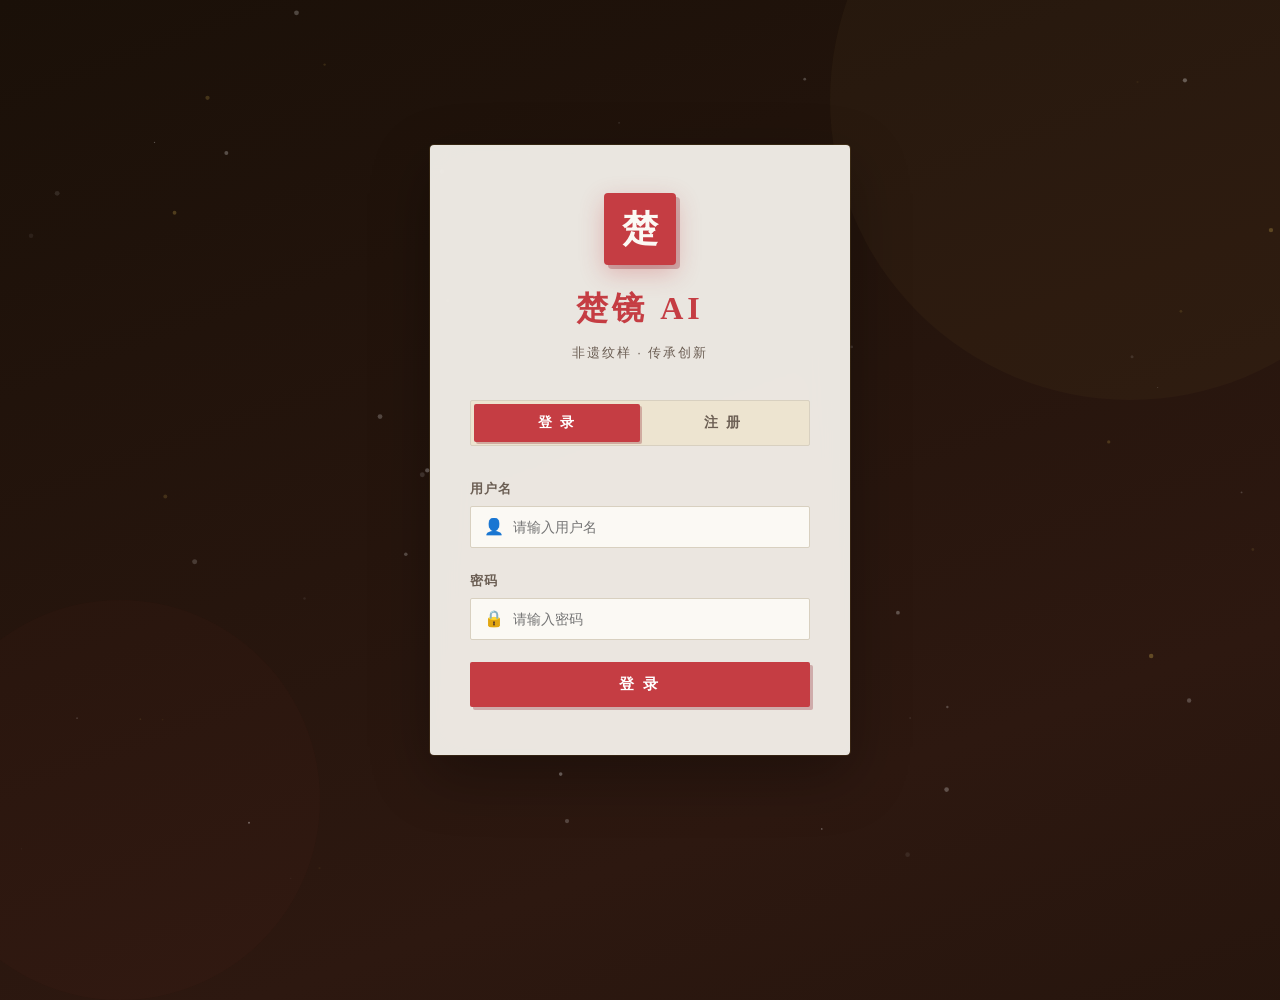
<file: AIagent/src/main/webapp/index.html>
<!DOCTYPE html>
<html lang="zh-CN">
<head>
    <meta charset="UTF-8">
    <meta name="viewport" content="width=device-width, initial-scale=1.0">
    <title>楚镜AI — 非遗纹样智能平台</title>
    <link rel="stylesheet" href="css/style.css">
</head>
<body class="login-page">
    <canvas id="particles-canvas"></canvas>

    <div class="login-container">
        <div class="login-card" id="loginCard">
            <div class="login-logo">
                <div class="icon">楚</div>
                <h1>楚镜 AI</h1>
                <p>非遗纹样 · 传承创新</p>
            </div>

            <div class="tab-switch">
                <button class="active" onclick="switchTab('login')">登 录</button>
                <button onclick="switchTab('register')">注 册</button>
            </div>

            <!-- Login Form -->
            <form id="loginForm" onsubmit="handleLogin(event)">
                <div class="form-group">
                    <label>用户名</label>
                    <div class="input-wrap">
                        <span class="input-icon">&#128100;</span>
                        <input type="text" id="loginUser" placeholder="请输入用户名" required autocomplete="username">
                    </div>
                </div>
                <div class="form-group">
                    <label>密码</label>
                    <div class="input-wrap">
                        <span class="input-icon">&#128274;</span>
                        <input type="password" id="loginPass" placeholder="请输入密码" required autocomplete="current-password">
                    </div>
                </div>
                <button type="submit" class="btn btn-primary">登 录</button>
            </form>

            <!-- Register Form -->
            <form id="registerForm" style="display:none;" onsubmit="handleRegister(event)">
                <div class="form-group">
                    <label>用户名</label>
                    <div class="input-wrap">
                        <span class="input-icon">&#128100;</span>
                        <input type="text" id="regUser" placeholder="请输入用户名" required autocomplete="username">
                    </div>
                </div>
                <div class="form-group">
                    <label>密码</label>
                    <div class="input-wrap">
                        <span class="input-icon">&#128274;</span>
                        <input type="password" id="regPass" placeholder="请输入密码" required autocomplete="new-password">
                    </div>
                </div>
                <div class="form-group">
                    <label>确认密码</label>
                    <div class="input-wrap">
                        <span class="input-icon">&#128274;</span>
                        <input type="password" id="regPass2" placeholder="请再次输入密码" required autocomplete="new-password">
                    </div>
                </div>
                <button type="submit" class="btn btn-primary">注 册</button>
            </form>
        </div>
    </div>

    <script src="js/api.js"></script>
    <script>
        // 水墨粒子动画
        const canvas = document.getElementById('particles-canvas');
        const ctx = canvas.getContext('2d');
        let particles = [];

        function resize() {
            canvas.width = window.innerWidth;
            canvas.height = window.innerHeight;
        }
        resize();
        window.addEventListener('resize', resize);

        class InkParticle {
            constructor() {
                this.reset();
                this.y = Math.random() * canvas.height;
            }
            reset() {
                this.x = Math.random() * canvas.width;
                this.y = -10;
                this.size = Math.random() * 2 + 0.5;
                this.speed = Math.random() * 0.6 + 0.15;
                this.opacity = Math.random() * 0.3 + 0.05;
                this.wobble = Math.random() * Math.PI * 2;
                this.wobbleSpeed = (Math.random() - 0.5) * 0.02;
                this.hue = Math.random() < 0.3 ? 40 : 0; // gold or dark
            }
            update() {
                this.y += this.speed;
                this.wobble += this.wobbleSpeed;
                this.x += Math.sin(this.wobble) * 0.3;
                if (this.y > canvas.height + 10) this.reset();
            }
            draw() {
                if (this.hue === 40) {
                    ctx.fillStyle = `rgba(201, 168, 76, ${this.opacity})`;
                } else {
                    ctx.fillStyle = `rgba(255, 255, 255, ${this.opacity})`;
                }
                ctx.beginPath();
                ctx.arc(this.x, this.y, this.size, 0, Math.PI * 2);
                ctx.fill();
            }
        }

        for (let i = 0; i < 60; i++) particles.push(new InkParticle());

        function animate() {
            ctx.clearRect(0, 0, canvas.width, canvas.height);
            particles.forEach(p => { p.update(); p.draw(); });
            requestAnimationFrame(animate);
        }
        animate();

        function switchTab(tab) {
            const btns = document.querySelectorAll('.tab-switch button');
            btns[0].classList.toggle('active', tab === 'login');
            btns[1].classList.toggle('active', tab === 'register');
            document.getElementById('loginForm').style.display = tab === 'login' ? '' : 'none';
            document.getElementById('registerForm').style.display = tab === 'register' ? '' : 'none';
        }

        async function handleLogin(e) {
            e.preventDefault();
            const username = document.getElementById('loginUser').value.trim();
            const password = document.getElementById('loginPass').value;
            try {
                const data = await API.login(username, password);
                if (data.user.role === 'admin') {
                    window.location.href = 'admin.html';
                } else {
                    window.location.href = 'home.html';
                }
            } catch (err) {
                showToast(err.message, 'error');
            }
        }

        async function handleRegister(e) {
            e.preventDefault();
            const username = document.getElementById('regUser').value.trim();
            const password = document.getElementById('regPass').value;
            const password2 = document.getElementById('regPass2').value;
            if (password !== password2) {
                showToast('两次密码不一致', 'error');
                return;
            }
            if (password.length < 6) {
                showToast('密码至少6位', 'error');
                return;
            }
            try {
                await API.register(username, password);
                window.location.href = 'home.html';
            } catch (err) {
                showToast(err.message, 'error');
            }
        }

        function showToast(msg, type) {
            let container = document.querySelector('.toast-container');
            if (!container) {
                container = document.createElement('div');
                container.className = 'toast-container';
                document.body.appendChild(container);
            }
            const toast = document.createElement('div');
            toast.className = 'toast ' + type;
            toast.textContent = msg;
            container.appendChild(toast);
            setTimeout(() => { toast.remove(); }, 3000);
        }
    </script>
</body>
</html>
</file>
<file: AIagent/src/main/webapp/css/style.css>
/* ========== 楚镜AI — 中国古代风主题 ========== */

*,
*::before,
*::after {
    box-sizing: border-box;
    margin: 0;
    padding: 0;
}

:root {
    /* 主色调 */
    --vermillion: #C53D43;
    --vermillion-dark: #8B2631;
    --vermillion-light: #E8A5A8;
    --gold: #C9A84C;
    --gold-dark: #A6862E;
    --gold-light: #F0E0A0;
    --ink: #2D2D2D;
    --ink-light: #3C3C3C;
    --paper: #F5F0E8;
    --paper-dark: #EDE4D0;
    --paper-light: #FBF9F4;
    --jade: #7BA098;
    --jade-dark: #5A7D75;

    /* 语义变量 */
    --primary: var(--vermillion);
    --primary-dark: var(--vermillion-dark);
    --accent: var(--gold);
    --bg: var(--paper-light);
    --surface: var(--paper);
    --text: var(--ink);
    --text-secondary: #6B5E53;
    --text-light: #A09888;
    --border: #D8D0C0;
    --shadow-sm: 0 1px 3px rgba(45, 45, 45, 0.06), 0 1px 2px rgba(45, 45, 45, 0.04);
    --shadow: 0 4px 12px rgba(45, 45, 45, 0.08), 0 2px 4px rgba(45, 45, 45, 0.04);
    --shadow-lg: 0 12px 32px rgba(45, 45, 45, 0.12), 0 4px 8px rgba(45, 45, 45, 0.06);
    --radius: 4px;
    --radius-sm: 2px;
    --transition: 0.25s cubic-bezier(0.4, 0, 0.2, 1);

    --font-heading: "Noto Serif SC", "ZCOOL XiaoWei", "STSong", "SimSun", serif;
    --font-body: "PingFang SC", "Noto Serif SC", "Microsoft YaHei", sans-serif;
}

body {
    margin: 0;
    padding: 0;
    font-family: var(--font-body);
    background: var(--bg);
    color: var(--text);
    line-height: 1.7;
    overflow: hidden;
    height: 100vh;
}

/* ========== Scrollbar ========== */
::-webkit-scrollbar {
    width: 6px;
}

::-webkit-scrollbar-track {
    background: var(--paper-dark);
}

::-webkit-scrollbar-thumb {
    background: #C4B998;
    border-radius: 3px;
}

::-webkit-scrollbar-thumb:hover {
    background: #A89878;
}

/* ========== Particle Canvas ========== */
#particles-canvas {
    position: fixed;
    top: 0;
    left: 0;
    width: 100%;
    height: 100%;
    z-index: 0;
    pointer-events: none;
}

/* ========== Login Page ========== */
.login-page {
    display: flex;
    align-items: center;
    justify-content: center;
    min-height: 100vh;
    background: linear-gradient(160deg, #1a1008 0%, #2d1810 20%, #1a1008 40%, #1a2218 70%, #1a1008 100%);
    background-size: 400% 400%;
    animation: gradientShift 15s ease infinite;
    position: relative;
    overflow: hidden;
}

@keyframes gradientShift {
    0%, 100% { background-position: 0% 50%; }
    50% { background-position: 100% 50%; }
}

.login-page::before {
    content: '';
    position: absolute;
    width: 600px; height: 600px;
    background: rgba(201, 168, 76, 0.04);
    border-radius: 50%;
    top: -200px; right: -150px;
    animation: float 8s ease-in-out infinite;
}

.login-page::after {
    content: '';
    position: absolute;
    width: 400px; height: 400px;
    background: rgba(197, 61, 67, 0.03);
    border-radius: 50%;
    bottom: -100px; left: -80px;
    animation: float 6s ease-in-out infinite reverse;
}

@keyframes float {
    0%, 100% { transform: translateY(0) scale(1); }
    50% { transform: translateY(-30px) scale(1.05); }
}

.login-container {
    position: relative;
    z-index: 1;
    width: 420px;
}

.login-card {
    background: rgba(251, 249, 244, 0.92);
    backdrop-filter: blur(20px) saturate(180%);
    -webkit-backdrop-filter: blur(20px) saturate(180%);
    border-radius: 4px;
    padding: 48px 40px;
    box-shadow: 0 20px 60px rgba(0, 0, 0, 0.3), 0 0 0 1px rgba(201, 168, 76, 0.15);
    animation: slideUp 0.6s ease;
}

@keyframes slideUp {
    from { opacity: 0; transform: translateY(30px); }
    to { opacity: 1; transform: translateY(0); }
}

.login-logo {
    text-align: center;
    margin-bottom: 36px;
}

.login-logo .icon {
    width: 72px;
    height: 72px;
    background: var(--vermillion);
    border-radius: 4px;
    display: inline-flex;
    align-items: center;
    justify-content: center;
    font-size: 36px;
    font-family: var(--font-heading);
    font-weight: 900;
    color: var(--paper-light);
    margin-bottom: 16px;
    box-shadow:
        4px 4px 0 rgba(139, 38, 49, 0.3),
        0 8px 24px rgba(197, 61, 67, 0.3);
    position: relative;
}

.login-logo h1 {
    font-family: var(--font-heading);
    font-size: 32px;
    font-weight: 700;
    color: var(--vermillion);
    letter-spacing: 4px;
}

.login-logo p {
    font-size: 13px;
    color: var(--text-secondary);
    margin-top: 6px;
    letter-spacing: 2px;
}

.tab-switch {
    display: flex;
    background: var(--paper-dark);
    border-radius: 2px;
    padding: 3px;
    margin-bottom: 32px;
    border: 1px solid var(--border);
}

.tab-switch button {
    flex: 1;
    padding: 10px;
    border: none;
    background: transparent;
    border-radius: 2px;
    font-size: 14px;
    font-weight: 600;
    font-family: var(--font-heading);
    color: var(--text-secondary);
    cursor: pointer;
    transition: var(--transition);
    letter-spacing: 2px;
}

.tab-switch button.active {
    background: var(--vermillion);
    color: #fff;
    box-shadow: 2px 2px 0 rgba(139, 38, 49, 0.3);
}

.form-group {
    margin-bottom: 22px;
}

.form-group label {
    display: block;
    font-size: 13px;
    font-weight: 600;
    font-family: var(--font-heading);
    color: var(--text-secondary);
    margin-bottom: 6px;
    letter-spacing: 1px;
}

.form-group .input-wrap {
    position: relative;
    display: flex;
    align-items: center;
}

.form-group .input-wrap .input-icon {
    position: absolute;
    left: 14px;
    font-size: 16px;
    color: var(--text-light);
    pointer-events: none;
    z-index: 1;
}

.form-group input,
.form-group textarea {
    width: 100%;
    padding: 12px 14px 12px 42px;
    border: 1px solid var(--border);
    border-radius: 2px;
    font-size: 14px;
    font-family: var(--font-body);
    transition: var(--transition);
    background: var(--paper-light);
    outline: none;
    color: var(--ink);
}

.form-group input:focus,
.form-group textarea:focus {
    border-color: var(--vermillion);
    background: #fff;
    box-shadow: 0 0 0 3px rgba(197, 61, 67, 0.08);
}

.form-group textarea {
    padding-left: 14px;
    resize: vertical;
    min-height: 80px;
}

.btn {
    width: 100%;
    padding: 13px;
    border: none;
    border-radius: 2px;
    font-size: 15px;
    font-weight: 600;
    cursor: pointer;
    transition: var(--transition);
    font-family: var(--font-heading);
    letter-spacing: 3px;
}

.btn-primary {
    background: var(--vermillion);
    color: #fff;
    box-shadow: 3px 3px 0 rgba(139, 38, 49, 0.3);
}

.btn-primary:hover {
    transform: translateY(-1px);
    box-shadow: 5px 5px 0 rgba(139, 38, 49, 0.3);
}

.btn-primary:active {
    transform: translateY(1px);
    box-shadow: 1px 1px 0 rgba(139, 38, 49, 0.3);
}

/* ========== Chat Layout ========== */
.chat-layout,
.patterns-layout {
    display: flex;
    height: 100vh;
    overflow: hidden;
}

/* Sidebar */
.sidebar {
    width: 300px;
    min-width: 300px;
    background: linear-gradient(180deg, #1a1008 0%, #2d1810 30%, #1a1610 100%);
    color: var(--paper);
    display: flex;
    flex-direction: column;
    z-index: 10;
    border-right: 1px solid rgba(201, 168, 76, 0.2);
}

.sidebar-header {
    padding: 24px 20px 16px;
    border-bottom: 1px solid rgba(201, 168, 76, 0.12);
    text-align: center;
}

.sidebar-logo {
    width: 48px;
    height: 48px;
    border-radius: 2px;
    object-fit: contain;
    margin-bottom: 8px;
}

.sidebar-brand {
    font-family: var(--font-heading);
    font-size: 22px;
    font-weight: 700;
    color: var(--gold);
    letter-spacing: 4px;
    margin-bottom: 4px;
    display: flex;
    align-items: center;
    justify-content: center;
    gap: 8px;
}

.sidebar-logo-inline {
    width: 30px;
    height: 30px;
    border-radius: 2px;
    object-fit: contain;
    flex-shrink: 0;
    transform: translate(-3.5px, 2px);
}

.sidebar-brand small {
    display: block;
    font-size: 11px;
    color: rgba(201, 168, 76, 0.5);
    letter-spacing: 2px;
    font-weight: 400;
    margin-top: 2px;
}

.sidebar-user {
    display: flex;
    align-items: center;
    gap: 12px;
    padding: 16px 20px;
    border-bottom: 1px solid rgba(201, 168, 76, 0.08);
}

.user-avatar {
    width: 42px;
    height: 42px;
    border-radius: 2px;
    display: flex;
    align-items: center;
    justify-content: center;
    font-size: 18px;
    font-weight: 700;
    font-family: var(--font-heading);
    color: #fff;
    flex-shrink: 0;
    background: var(--vermillion);
    box-shadow: 2px 2px 0 rgba(139, 38, 49, 0.4);
}

.user-info {
    overflow: hidden;
}

.user-info .name {
    font-size: 14px;
    font-weight: 600;
    font-family: var(--font-heading);
    white-space: nowrap;
    overflow: hidden;
    text-overflow: ellipsis;
    color: var(--paper);
}

.user-info .role-tag {
    font-size: 10px;
    padding: 2px 8px;
    border-radius: 2px;
    background: rgba(201, 168, 76, 0.2);
    color: var(--gold-light);
    display: inline-block;
    margin-top: 2px;
    font-family: var(--font-heading);
    letter-spacing: 1px;
}

/* 侧边栏导航 */
.sidebar-nav {
    padding: 8px 12px;
    border-bottom: 1px solid rgba(201, 168, 76, 0.08);
    display: flex;
    flex-direction: column;
    gap: 2px;
}

.nav-item {
    display: flex;
    align-items: center;
    gap: 10px;
    padding: 11px 14px;
    border-radius: 2px;
    cursor: pointer;
    transition: var(--transition);
    font-family: var(--font-heading);
    font-size: 14px;
    color: rgba(245, 240, 232, 0.7);
    text-decoration: none;
    letter-spacing: 1px;
    border: none;
    background: none;
    width: 100%;
    text-align: left;
}

.nav-item:hover {
    background: rgba(201, 168, 76, 0.08);
    color: var(--gold-light);
}

.nav-item.active {
    background: rgba(197, 61, 67, 0.2);
    color: var(--paper);
    border-left: 3px solid var(--vermillion);
    box-shadow: inset 0 0 0 1px rgba(197, 61, 67, 0.15);
}

.nav-item .nav-icon {
    font-size: 16px;
    width: 20px;
    text-align: center;
    flex-shrink: 0;
}

.btn-new-chat {
    margin: 12px;
    padding: 11px;
    border-radius: 2px;
    border: 1px solid rgba(201, 168, 76, 0.3);
    background: rgba(201, 168, 76, 0.08);
    color: var(--gold-light);
    font-size: 13px;
    font-weight: 600;
    cursor: pointer;
    display: flex;
    align-items: center;
    justify-content: center;
    gap: 6px;
    transition: var(--transition);
    font-family: var(--font-heading);
    letter-spacing: 2px;
}

.btn-new-chat:hover {
    background: rgba(201, 168, 76, 0.16);
    border-color: rgba(201, 168, 76, 0.5);
}

.conversation-list {
    flex: 1;
    overflow-y: auto;
    padding: 4px 12px;
}

.conv-item {
    padding: 14px 16px;
    border-radius: 2px;
    cursor: pointer;
    transition: var(--transition);
    margin-bottom: 2px;
    position: relative;
    display: flex;
    align-items: center;
    gap: 10px;
}

.conv-item:hover {
    background: rgba(201, 168, 76, 0.06);
}

.conv-item.active {
    background: rgba(197, 61, 67, 0.15);
    border-left: 3px solid var(--vermillion);
}

.conv-item .conv-icon {
    width: 32px;
    height: 32px;
    border-radius: 2px;
    background: rgba(201, 168, 76, 0.12);
    display: flex;
    align-items: center;
    justify-content: center;
    font-size: 14px;
    flex-shrink: 0;
}

.conv-item .conv-info {
    overflow: hidden;
    flex: 1;
}

.conv-item .conv-title {
    font-size: 13px;
    font-weight: 500;
    white-space: nowrap;
    overflow: hidden;
    text-overflow: ellipsis;
    color: rgba(245, 240, 232, 0.85);
}

.conv-item .conv-time {
    font-size: 11px;
    color: rgba(245, 240, 232, 0.3);
    margin-top: 2px;
}

.conv-item .conv-delete {
    opacity: 0;
    width: 28px;
    height: 28px;
    border-radius: 2px;
    border: none;
    background: rgba(255, 255, 255, 0.08);
    color: rgba(245, 240, 232, 0.6);
    cursor: pointer;
    font-size: 12px;
    transition: var(--transition);
    display: flex;
    align-items: center;
    justify-content: center;
}

.conv-item:hover .conv-delete {
    opacity: 1;
}

.conv-item .conv-delete:hover {
    background: rgba(197, 61, 67, 0.5);
    color: #fff;
}

.sidebar-footer {
    padding: 10px 16px;
    border-top: 1px solid rgba(201, 168, 76, 0.08);
    display: flex;
    gap: 8px;
}

.sidebar-footer button {
    flex: 1;
    padding: 9px;
    border-radius: 2px;
    border: 1px solid rgba(255, 255, 255, 0.1);
    background: transparent;
    color: rgba(245, 240, 232, 0.5);
    cursor: pointer;
    font-size: 12px;
    font-family: var(--font-heading);
    transition: var(--transition);
    letter-spacing: 1px;
}

.sidebar-footer button:hover {
    background: rgba(255, 255, 255, 0.05);
    color: var(--paper);
}

/* Main Chat */
.main-chat {
    flex: 1;
    display: flex;
    flex-direction: column;
    background: var(--paper-light);
    min-width: 0;
    background-image:
        radial-gradient(circle at 30% 40%, rgba(201, 168, 76, 0.02) 0%, transparent 50%),
        radial-gradient(circle at 70% 60%, rgba(197, 61, 67, 0.02) 0%, transparent 50%);
}

.chat-header {
    padding: 16px 24px;
    background: linear-gradient(180deg, rgba(245, 240, 232, 0.98) 0%, rgba(237, 228, 208, 0.95) 100%);
    border-bottom: 1px solid rgba(201, 168, 76, 0.2);
    display: flex;
    align-items: center;
    justify-content: space-between;
    box-shadow: 0 2px 8px rgba(45, 45, 45, 0.04);
    z-index: 5;
}

.chat-header-left {
    display: flex;
    align-items: center;
    gap: 10px;
}

.chat-header-left .ai-status {
    width: 8px;
    height: 8px;
    border-radius: 50%;
    background: var(--jade);
    box-shadow: 0 0 0 3px rgba(122, 160, 152, 0.2);
    animation: pulse 2s ease-in-out infinite;
}

@keyframes pulse {
    0%,
    100% {
        box-shadow: 0 0 0 3px rgba(122, 160, 152, 0.2);
    }
    50% {
        box-shadow: 0 0 0 8px rgba(122, 160, 152, 0.1);
    }
}

.chat-header-left .conv-title-header {
    font-size: 16px;
    font-weight: 600;
    font-family: var(--font-heading);
    color: var(--ink);
    letter-spacing: 1px;
}

.chat-header-right {
    display: flex;
    gap: 8px;
}

.icon-btn {
    width: 36px;
    height: 36px;
    border-radius: 2px;
    border: 1px solid var(--border);
    background: var(--paper);
    cursor: pointer;
    font-size: 16px;
    transition: var(--transition);
    display: flex;
    align-items: center;
    justify-content: center;
    color: var(--text-secondary);
}

.icon-btn:hover {
    border-color: var(--vermillion);
    color: var(--vermillion);
}

/* Messages */
.message-area {
    flex: 1;
    overflow-y: auto;
    padding: 20px 24px;
    display: flex;
    flex-direction: column;
    gap: 16px;
}

.message-row {
    display: flex;
    gap: 10px;
    max-width: 80%;
    animation: msgIn 0.3s ease;
}

@keyframes msgIn {
    from {
        opacity: 0;
        transform: translateY(12px);
    }
    to {
        opacity: 1;
        transform: translateY(0);
    }
}

.message-row.user {
    align-self: flex-end;
    flex-direction: row-reverse;
}

.message-row.assistant {
    align-self: flex-start;
}

.msg-avatar {
    width: 36px;
    height: 36px;
    border-radius: 2px;
    flex-shrink: 0;
    display: flex;
    align-items: center;
    justify-content: center;
    font-size: 14px;
    font-family: var(--font-heading);
    font-weight: 700;
}

.msg-avatar.ai-avatar {
    background: var(--jade);
    color: #fff;
}

.msg-bubble {
    padding: 12px 16px;
    border-radius: 2px;
    font-size: 14px;
    line-height: 1.7;
    word-break: break-word;
    position: relative;
}

.message-row.user .msg-bubble {
    background: var(--vermillion);
    color: #fff;
    box-shadow: 3px 3px 0 rgba(139, 38, 49, 0.2);
}

.message-row.assistant .msg-bubble {
    background: #fff;
    color: var(--text);
    border: 1px solid var(--border);
    box-shadow: var(--shadow-sm);
}

.msg-time {
    font-size: 11px;
    color: var(--text-light);
    text-align: center;
    margin: 4px 0;
    font-family: var(--font-heading);
}

/* Typing indicator */
.typing-indicator {
    align-self: flex-start;
    display: flex;
    gap: 10px;
    padding: 12px 16px;
    background: #fff;
    border: 1px solid var(--border);
    border-radius: 2px;
    box-shadow: var(--shadow-sm);
}

.typing-dots {
    display: flex;
    gap: 4px;
    align-items: center;
}

.typing-dots span {
    width: 7px;
    height: 7px;
    border-radius: 50%;
    background: var(--text-light);
    animation: bounce 1.4s ease-in-out infinite;
}

.typing-dots span:nth-child(2) {
    animation-delay: 0.2s;
}

.typing-dots span:nth-child(3) {
    animation-delay: 0.4s;
}

@keyframes bounce {
    0%,
    60%,
    100% {
        transform: translateY(0);
    }
    30% {
        transform: translateY(-6px);
    }
}

/* Input area */
.chat-input-area {
    padding: 16px 24px;
    background: linear-gradient(0deg, rgba(245, 240, 232, 0.98) 0%, rgba(237, 228, 208, 0.95) 100%);
    border-top: 1px solid rgba(201, 168, 76, 0.2);
}

.input-row {
    display: flex;
    gap: 12px;
    align-items: flex-end;
}

.input-row textarea {
    flex: 1;
    padding: 14px 18px;
    border: 1px solid var(--border);
    border-radius: 2px;
    font-size: 14px;
    font-family: var(--font-body);
    resize: none;
    outline: none;
    max-height: 120px;
    transition: var(--transition);
    background: #fff;
    line-height: 1.5;
    color: var(--ink);
}

.input-row textarea:focus {
    border-color: var(--vermillion);
    box-shadow: 0 0 0 3px rgba(197, 61, 67, 0.06);
}

.btn-send {
    width: 44px;
    height: 44px;
    border-radius: 2px;
    border: none;
    background: var(--vermillion);
    color: #fff;
    cursor: pointer;
    font-size: 18px;
    transition: var(--transition);
    flex-shrink: 0;
    box-shadow: 3px 3px 0 rgba(139, 38, 49, 0.3);
    display: flex;
    align-items: center;
    justify-content: center;
}

.btn-send:hover {
    transform: translateY(-1px);
    box-shadow: 5px 5px 0 rgba(139, 38, 49, 0.3);
}

.btn-send:disabled {
    opacity: 0.4;
    cursor: not-allowed;
    transform: none;
    box-shadow: none;
}

/* Prompt settings modal */
.prompt-modal-overlay {
    position: fixed;
    inset: 0;
    background: rgba(0, 0, 0, 0.5);
    display: flex;
    align-items: center;
    justify-content: center;
    z-index: 100;
}

.prompt-modal {
    background: var(--paper-light);
    border: 1px solid rgba(201, 168, 76, 0.3);
    border-radius: 4px;
    padding: 32px;
    width: 520px;
    max-width: 90vw;
    box-shadow: 0 20px 60px rgba(0, 0, 0, 0.3);
}

.prompt-modal h3 {
    font-family: var(--font-heading);
    font-size: 18px;
    color: var(--vermillion);
    margin-bottom: 16px;
    letter-spacing: 2px;
}

.prompt-modal textarea {
    width: 100%;
    padding: 14px;
    border: 1px solid var(--border);
    border-radius: 2px;
    font-size: 13px;
    font-family: var(--font-body);
    resize: vertical;
    min-height: 140px;
    outline: none;
    background: #fff;
    line-height: 1.7;
    transition: var(--transition);
}

.prompt-modal textarea:focus {
    border-color: var(--vermillion);
    box-shadow: 0 0 0 3px rgba(197, 61, 67, 0.06);
}

.prompt-modal .modal-actions {
    display: flex;
    gap: 10px;
    margin-top: 16px;
    justify-content: flex-end;
}

.prompt-modal .modal-actions button {
    padding: 10px 24px;
    border-radius: 2px;
    border: 1px solid var(--border);
    cursor: pointer;
    font-family: var(--font-heading);
    font-size: 13px;
    letter-spacing: 2px;
    transition: var(--transition);
    background: var(--paper);
    color: var(--text);
}

.prompt-modal .modal-actions button.btn-save {
    background: var(--vermillion);
    color: #fff;
    border-color: var(--vermillion);
    box-shadow: 2px 2px 0 rgba(139, 38, 49, 0.3);
}

.prompt-modal .modal-actions button.btn-save:hover {
    background: var(--vermillion-dark);
}

/* ========== Patterns Page ========== */
.patterns-layout .patterns-main {
    flex: 1;
    display: flex;
    flex-direction: column;
    min-width: 0;
    background: var(--paper-light);
}

.patterns-header {
    padding: 16px 24px;
    background: linear-gradient(180deg, rgba(245, 240, 232, 0.98) 0%, rgba(237, 228, 208, 0.95) 100%);
    border-bottom: 1px solid rgba(201, 168, 76, 0.2);
    display: flex;
    align-items: center;
    justify-content: space-between;
}

.patterns-header .brand {
    font-family: var(--font-heading);
    font-size: 20px;
    font-weight: 700;
    color: var(--vermillion);
    letter-spacing: 3px;
}

.patterns-header .back-btn {
    display: flex;
    align-items: center;
    gap: 6px;
    padding: 8px 16px;
    border-radius: 2px;
    border: 1px solid var(--border);
    background: var(--paper);
    cursor: pointer;
    font-family: var(--font-heading);
    font-size: 13px;
    color: var(--text-secondary);
    letter-spacing: 1px;
    text-decoration: none;
    transition: var(--transition);
}

.patterns-header .back-btn:hover {
    border-color: var(--vermillion);
    color: var(--vermillion);
}

.patterns-body {
    flex: 1;
    display: flex;
    overflow: hidden;
}

/* 纹样库面板 */
.pattern-gallery-panel {
    width: 340px;
    min-width: 340px;
    border-right: 1px solid var(--border);
    background: var(--paper);
    display: flex;
    flex-direction: column;
}

.pattern-gallery-panel .panel-title {
    padding: 16px 20px;
    font-family: var(--font-heading);
    font-size: 15px;
    font-weight: 600;
    color: var(--ink);
    border-bottom: 1px solid var(--border);
    letter-spacing: 2px;
    display: flex;
    align-items: center;
    gap: 8px;
}

.pattern-grid {
    flex: 1;
    min-height: 0;
    overflow-y: auto;
    padding: 16px;
    /* display: grid; */
    grid-template-columns: repeat(2, 1fr);
    gap: 12px;
    align-content: start;
}

.pattern-thumb {
    aspect-ratio: 1;
    border-radius: 2px;
    overflow: hidden;
    cursor: pointer;
    border: 2px solid transparent;
    transition: var(--transition);
    position: relative;
    background: var(--paper-dark);
}

.pattern-thumb:hover {
    border-color: var(--gold);
    transform: translateY(-2px);
    box-shadow: var(--shadow);
}

.pattern-thumb.selected {
    border-color: var(--vermillion);
    box-shadow: 0 0 0 4px rgba(197, 61, 67, 0.15);
}

.pattern-thumb.selected::after {
    content: '✓';
    position: absolute;
    top: 6px;
    right: 6px;
    width: 22px;
    height: 22px;
    background: var(--vermillion);
    color: #fff;
    font-size: 12px;
    display: flex;
    align-items: center;
    justify-content: center;
    border-radius: 2px;
}

.pattern-thumb img {
    width: 100%;
    height: 100%;
    object-fit: cover;
}

.pattern-thumb .thumb-name {
    position: absolute;
    bottom: 0;
    left: 0;
    right: 0;
    padding: 6px 8px;
    background: rgba(0, 0, 0, 0.6);
    color: #fff;
    font-size: 11px;
    font-family: var(--font-heading);
    text-align: center;
}

/* 创作区 */
.creation-panel {
    flex: 1;
    display: flex;
    flex-direction: column;
    overflow-y: auto;
    padding: 24px 32px;
    gap: 24px;
}

.creation-panel .section-title {
    font-family: var(--font-heading);
    font-size: 16px;
    font-weight: 600;
    color: var(--ink);
    letter-spacing: 2px;
}

.preview-area {
    text-align: center;
}

.preview-box {
    display: inline-block;
    max-width: 400px;
    border: 1px solid var(--border);
    border-radius: 2px;
    overflow: hidden;
    background: var(--paper-dark);
    box-shadow: var(--shadow);
}

.preview-box img {
    width: 100%;
    display: block;
}

.preview-box .no-selection {
    padding: 80px 60px;
    color: var(--text-light);
    font-family: var(--font-heading);
    font-size: 14px;
    letter-spacing: 2px;
}

.prompt-input-area {
    display: flex;
    flex-direction: column;
    gap: 12px;
}

.prompt-input-area label {
    font-family: var(--font-heading);
    font-size: 14px;
    font-weight: 600;
    color: var(--ink);
    letter-spacing: 2px;
}

.prompt-input-area textarea {
    width: 100%;
    padding: 14px;
    border: 1px solid var(--border);
    border-radius: 2px;
    font-size: 14px;
    font-family: var(--font-body);
    resize: vertical;
    min-height: 80px;
    outline: none;
    background: #fff;
    line-height: 1.7;
    transition: var(--transition);
}

.prompt-input-area textarea:focus {
    border-color: var(--vermillion);
    box-shadow: 0 0 0 3px rgba(197, 61, 67, 0.06);
}

.btn-generate {
    padding: 13px 32px;
    border-radius: 2px;
    border: none;
    background: var(--vermillion);
    color: #fff;
    font-family: var(--font-heading);
    font-size: 15px;
    font-weight: 600;
    letter-spacing: 3px;
    cursor: pointer;
    transition: var(--transition);
    box-shadow: 3px 3px 0 rgba(139, 38, 49, 0.3);
    align-self: flex-start;
}

.btn-generate:hover {
    transform: translateY(-1px);
    box-shadow: 5px 5px 0 rgba(139, 38, 49, 0.3);
}

.btn-generate:disabled {
    opacity: 0.4;
    cursor: not-allowed;
    transform: none;
    box-shadow: none;
}

.result-area {
    text-align: center;
}

.result-box {
    display: inline-block;
    max-width: 500px;
    border: 1px solid rgba(201, 168, 76, 0.3);
    border-radius: 2px;
    overflow: hidden;
    background: var(--paper);
    box-shadow: var(--shadow-lg);
}

.result-box img {
    width: 100%;
    display: block;
}

.result-box .no-result {
    padding: 40px;
    color: var(--text-light);
    font-family: var(--font-heading);
    font-size: 13px;
    letter-spacing: 2px;
}

.generating-indicator {
    display: flex;
    flex-direction: column;
    align-items: center;
    gap: 12px;
    padding: 16px 0;
    color: var(--text-secondary);
    font-family: var(--font-heading);
    font-size: 13px;
    letter-spacing: 2px;
}

.progress-bar-wrap {
    width: 100%;
    max-width: 400px;
    height: 6px;
    background: var(--paper-dark);
    border-radius: 3px;
    overflow: hidden;
}

.progress-bar-fill {
    height: 100%;
    width: 0%;
    background: linear-gradient(90deg, var(--vermillion), var(--gold));
    border-radius: 3px;
    animation: progressPulse 2s ease-in-out infinite;
}

@keyframes progressPulse {
    /* unused, controlled by JS */
}

.result-actions {
    margin-top: 14px;
    display: flex;
    justify-content: center;
    gap: 10px;
}

.btn-download {
    display: inline-flex;
    align-items: center;
    gap: 6px;
    padding: 10px 22px;
    border-radius: 2px;
    border: 1px solid rgba(201, 168, 76, 0.4);
    background: var(--paper);
    color: var(--gold-dark);
    font-family: var(--font-heading);
    font-size: 13px;
    letter-spacing: 2px;
    cursor: pointer;
    transition: var(--transition);
}

.btn-download:hover {
    background: var(--gold);
    color: #fff;
    border-color: var(--gold);
    box-shadow: 2px 2px 0 rgba(168, 134, 46, 0.3);
}

/* ========== Admin Page ========== */
.admin-page {
    height: 100vh;
    overflow-y: auto;
    background: var(--paper-light);
}

.admin-header {
    background: linear-gradient(135deg, #1a1008, #2d1810);
    color: var(--paper);
    padding: 32px 40px;
    border-bottom: 2px solid rgba(201, 168, 76, 0.2);
}

.admin-header h1 {
    font-size: 26px;
    font-weight: 700;
    font-family: var(--font-heading);
    letter-spacing: 4px;
    margin-bottom: 4px;
}

.admin-header p {
    color: rgba(245, 240, 232, 0.5);
    font-size: 14px;
    font-family: var(--font-heading);
    letter-spacing: 2px;
}

.admin-header .back-btn {
    display: inline-flex;
    align-items: center;
    gap: 4px;
    color: rgba(245, 240, 232, 0.6);
    text-decoration: none;
    font-size: 13px;
    font-family: var(--font-heading);
    margin-top: 12px;
    transition: var(--transition);
    letter-spacing: 1px;
}

.admin-header .back-btn:hover {
    color: var(--gold);
}

.admin-content {
    max-width: 1200px;
    margin: 0 auto;
    padding: 32px 40px;
}

.stats-grid {
    display: grid;
    grid-template-columns: repeat(4, 1fr);
    gap: 20px;
    margin-bottom: 36px;
}

.stat-card {
    background: #fff;
    border-radius: 2px;
    padding: 24px;
    border: 1px solid var(--border);
    box-shadow: var(--shadow);
    transition: var(--transition);
    position: relative;
    overflow: hidden;
}

.stat-card:hover {
    transform: translateY(-2px);
    box-shadow: var(--shadow-lg);
}

.stat-card .card-icon {
    width: 48px;
    height: 48px;
    border-radius: 2px;
    display: flex;
    align-items: center;
    justify-content: center;
    font-size: 22px;
    margin-bottom: 12px;
}

.stat-card .card-value {
    font-size: 30px;
    font-weight: 700;
    font-family: var(--font-heading);
    color: var(--ink);
}

.stat-card .card-label {
    font-size: 13px;
    font-family: var(--font-heading);
    color: var(--text-secondary);
    margin-top: 4px;
    letter-spacing: 1px;
}

.stat-card.purple .card-icon {
    background: rgba(197, 61, 67, 0.08);
    color: var(--vermillion);
}

.stat-card.blue .card-icon {
    background: rgba(122, 160, 152, 0.08);
    color: var(--jade);
}

.stat-card.green .card-icon {
    background: rgba(201, 168, 76, 0.1);
    color: var(--gold-dark);
}

.stat-card.orange .card-icon {
    background: rgba(139, 38, 49, 0.08);
    color: var(--vermillion-dark);
}

.stats-table-wrap {
    background: #fff;
    border-radius: 2px;
    padding: 24px;
    border: 1px solid var(--border);
    box-shadow: var(--shadow);
}

.stats-table-wrap h2 {
    font-size: 18px;
    font-weight: 700;
    font-family: var(--font-heading);
    margin-bottom: 20px;
    color: var(--ink);
    letter-spacing: 2px;
}

table {
    width: 100%;
    border-collapse: collapse;
}

th {
    text-align: left;
    padding: 14px 16px;
    font-size: 12px;
    font-weight: 700;
    font-family: var(--font-heading);
    color: var(--text-secondary);
    letter-spacing: 1px;
    border-bottom: 2px solid var(--border);
}

td {
    padding: 14px 16px;
    font-size: 14px;
    border-bottom: 1px solid var(--border);
}

tr:hover td {
    background: var(--paper-light);
}

.progress-bar {
    height: 8px;
    border-radius: 2px;
    background: var(--paper-dark);
    overflow: hidden;
    margin-top: 4px;
}

.progress-bar .fill {
    height: 100%;
    border-radius: 2px;
    background: linear-gradient(90deg, var(--vermillion), var(--gold));
    transition: width 0.8s ease;
}

/* ========== Toast ========== */
.toast-container {
    position: fixed;
    top: 20px;
    right: 20px;
    z-index: 9999;
    display: flex;
    flex-direction: column;
    gap: 8px;
}

.toast {
    padding: 14px 20px;
    border-radius: 2px;
    color: #fff;
    font-size: 13px;
    font-family: var(--font-heading);
    letter-spacing: 1px;
    font-weight: 500;
    box-shadow: var(--shadow-lg);
    animation: toastIn 0.3s ease;
    max-width: 360px;
}

.toast.success {
    background: var(--jade-dark);
}

.toast.error {
    background: var(--vermillion);
}

.toast.info {
    background: var(--ink-light);
}

@keyframes toastIn {
    from {
        opacity: 0;
        transform: translateX(40px);
    }
    to {
        opacity: 1;
        transform: translateX(0);
    }
}

/* ========== Responsive ========== */
@media (max-width: 768px) {
    .sidebar {
        position: fixed;
        left: -300px;
        top: 0;
        bottom: 0;
        transition: var(--transition);
    }
    .sidebar.open {
        left: 0;
    }
    .stats-grid {
        grid-template-columns: repeat(2, 1fr);
    }
    .message-row {
        max-width: 92%;
    }
    .admin-content {
        padding: 20px 16px;
    }
    .admin-header {
        padding: 24px 16px;
    }
    .pattern-gallery-panel {
        position: fixed;
        left: -340px;
        top: 0;
        bottom: 0;
        transition: var(--transition);
        z-index: 20;
    }
    .pattern-gallery-panel.open {
        left: 0;
    }
    .creation-panel {
        padding: 16px;
    }
}

/* ========== Empty state ========== */
.empty-state {
    display: flex;
    flex-direction: column;
    align-items: center;
    justify-content: center;
    height: 100%;
    color: var(--text-light);
    text-align: center;
    gap: 12px;
}

.empty-state .empty-icon {
    font-size: 64px;
    opacity: 0.4;
}

.empty-state p {
    font-size: 15px;
    font-family: var(--font-heading);
    letter-spacing: 2px;
}

/* Mobile menu toggle */
.menu-toggle {
    display: none;
    width: 36px;
    height: 36px;
    border-radius: 2px;
    border: 1px solid var(--border);
    background: var(--paper);
    cursor: pointer;
    font-size: 18px;
    align-items: center;
    justify-content: center;
    color: var(--text-secondary);
}

@media (max-width: 768px) {
    .menu-toggle {
        display: flex;
    }
}

/* Code blocks in messages */
.msg-bubble code {
    background: rgba(0, 0, 0, 0.06);
    padding: 2px 6px;
    border-radius: 2px;
    font-family: "SF Mono", "Fira Code", monospace;
    font-size: 0.9em;
}

.message-row.user .msg-bubble code {
    background: rgba(255, 255, 255, 0.2);
}

.msg-bubble pre {
    background: #1a1a1a;
    color: #e2e8f0;
    padding: 14px;
    border-radius: 2px;
    overflow-x: auto;
    margin: 8px 0;
    font-size: 13px;
}

/* 通用回纹分隔线 */
.divider-ornament {
    text-align: center;
    color: rgba(201, 168, 76, 0.3);
    font-family: var(--font-heading);
    font-size: 12px;
    letter-spacing: 8px;
    padding: 8px 0;
}

/* ================================================================
   Home Page — 首页
   ================================================================ */

/* Home page particle canvas */
#homeParticles {
    position: fixed;
    top: 0;
    left: 0;
    width: 100%;
    height: 100%;
    z-index: 0;
    pointer-events: none;
}

.home-page {
    position: relative;
    z-index: 1;
    min-height: 100vh;
    display: flex;
    flex-direction: column;
    background: var(--paper-light);
}

/* ---------- Header / 顶部导航 ---------- */
.home-header {
    position: sticky;
    top: 0;
    z-index: 100;
    background: linear-gradient(180deg, rgba(26, 16, 8, 0.97) 0%, rgba(45, 24, 16, 0.97) 100%);
    backdrop-filter: blur(16px) saturate(180%);
    -webkit-backdrop-filter: blur(16px) saturate(180%);
    border-bottom: 1px solid rgba(201, 168, 76, 0.15);
    transition: box-shadow 0.3s ease;
}

.home-header.scrolled {
    box-shadow: 0 4px 24px rgba(0, 0, 0, 0.3);
}

.home-header-inner {
    max-width: 1280px;
    margin: 0 auto;
    padding: 0 32px;
    height: 64px;
    display: flex;
    align-items: center;
    gap: 40px;
}

/* Brand */
.home-brand {
    display: flex;
    align-items: center;
    gap: 12px;
    text-decoration: none;
    flex-shrink: 0;
}

.home-brand .brand-icon {
    width: 40px;
    height: 40px;
    background: var(--vermillion);
    border-radius: 2px;
    display: flex;
    align-items: center;
    justify-content: center;
    font-size: 20px;
    font-weight: 900;
    font-family: var(--font-heading);
    color: var(--paper-light);
    box-shadow: 2px 2px 0 rgba(139, 38, 49, 0.4);
}

.brand-text-group {
    display: flex;
    flex-direction: column;
}

.brand-text {
    font-family: var(--font-heading);
    font-size: 18px;
    font-weight: 700;
    color: var(--gold);
    letter-spacing: 3px;
    line-height: 1.2;
}

.brand-tagline {
    font-size: 10px;
    color: rgba(201, 168, 76, 0.45);
    letter-spacing: 2px;
    font-family: var(--font-heading);
}

/* Nav links */
.home-nav {
    display: flex;
    gap: 4px;
    flex: 1;
    justify-content: center;
}

.home-nav-link {
    padding: 8px 20px;
    border-radius: 2px;
    color: rgba(245, 240, 232, 0.65);
    text-decoration: none;
    font-family: var(--font-heading);
    font-size: 14px;
    letter-spacing: 2px;
    transition: var(--transition);
    position: relative;
}

.home-nav-link:hover {
    color: var(--gold-light);
    background: rgba(201, 168, 76, 0.06);
}

.home-nav-link.active {
    color: var(--gold);
}

.home-nav-link.active::after {
    content: '';
    position: absolute;
    bottom: 2px;
    left: 20px;
    right: 20px;
    height: 2px;
    background: var(--vermillion);
    border-radius: 1px;
}

/* Header right */
.home-header-right {
    display: flex;
    align-items: center;
    gap: 16px;
    flex-shrink: 0;
}

.home-user-info {
    display: flex;
    align-items: center;
    gap: 8px;
}

.home-user-name {
    font-size: 13px;
    color: rgba(245, 240, 232, 0.8);
    font-family: var(--font-heading);
    letter-spacing: 1px;
    max-width: 100px;
    overflow: hidden;
    text-overflow: ellipsis;
    white-space: nowrap;
}

.home-user-avatar {
    width: 32px;
    height: 32px;
    border-radius: 2px;
    display: flex;
    align-items: center;
    justify-content: center;
    font-size: 14px;
    font-weight: 700;
    font-family: var(--font-heading);
    color: #fff;
    background: var(--vermillion);
    box-shadow: 2px 2px 0 rgba(139, 38, 49, 0.4);
}

.home-logout-btn {
    padding: 7px 16px;
    border-radius: 2px;
    border: 1px solid rgba(255, 255, 255, 0.12);
    background: transparent;
    color: rgba(245, 240, 232, 0.5);
    cursor: pointer;
    font-size: 12px;
    font-family: var(--font-heading);
    letter-spacing: 1px;
    transition: var(--transition);
}

.home-logout-btn:hover {
    background: rgba(197, 61, 67, 0.2);
    border-color: rgba(197, 61, 67, 0.4);
    color: var(--vermillion-light);
}

/* ---------- Hero / 轮播图 ---------- */
.hero-section {
    background: #1a1008;
}

.carousel {
    position: relative;
    max-width: 1280px;
    margin: 0 auto;
    height: 520px;
    overflow: hidden;
}

.carousel-track {
    position: relative;
    width: 100%;
    height: 100%;
}

/* Slides */
.carousel-slide {
    position: absolute;
    inset: 0;
    opacity: 0;
    transition: opacity 0.8s ease;
    pointer-events: none;
}

.carousel-slide.active {
    opacity: 1;
    pointer-events: auto;
}

.slide-inner {
    width: 100%;
    height: 100%;
    display: flex;
    align-items: center;
    justify-content: center;
    position: relative;
    overflow: hidden;
}

/* Slide background variants */
.slide-1 {
    background: linear-gradient(160deg, #1a1008 0%, #2d1810 35%, #1a1008 60%, #1a1610 100%);
}

.slide-2 {
    background: linear-gradient(160deg, #1a1610 0%, #1a1008 30%, #2d1810 65%, #1a1008 100%);
}

.slide-3 {
    background: linear-gradient(160deg, #2d1810 0%, #1a1008 40%, #1a1610 70%, #1a1008 100%);
}

/* Slide decorative circles */
.slide-decoration {
    position: absolute;
    border-radius: 50%;
    pointer-events: none;
}

.slide-dec-left {
    width: 500px;
    height: 500px;
    top: -180px;
    left: -120px;
    background: radial-gradient(circle, rgba(201, 168, 76, 0.04) 0%, transparent 70%);
    animation: float 8s ease-in-out infinite;
}

.slide-dec-right {
    width: 380px;
    height: 380px;
    bottom: -100px;
    right: -60px;
    background: radial-gradient(circle, rgba(197, 61, 67, 0.04) 0%, transparent 70%);
    animation: float 7s ease-in-out infinite reverse;
}

/* Slide content */
.slide-content {
    position: relative;
    z-index: 2;
    text-align: center;
    padding: 40px;
    animation: slideUp 0.6s ease;
}

.slide-ornament {
    display: flex;
    align-items: center;
    justify-content: center;
    gap: 16px;
    margin-bottom: 28px;
}

.ornament-line {
    width: 48px;
    height: 1px;
    background: rgba(201, 168, 76, 0.3);
}

.ornament-diamond {
    color: rgba(201, 168, 76, 0.45);
    font-size: 10px;
}

.slide-tag {
    display: inline-block;
    padding: 4px 16px;
    border: 1px solid rgba(201, 168, 76, 0.3);
    border-radius: 2px;
    font-family: var(--font-heading);
    font-size: 12px;
    color: var(--gold-light);
    letter-spacing: 3px;
    margin-bottom: 20px;
}

.slide-heading {
    font-family: var(--font-heading);
    font-size: 48px;
    font-weight: 900;
    letter-spacing: 8px;
    margin: 0 0 16px 0;
    line-height: 1.15;
}

.slide-heading-light {
    color: var(--paper);
}

.slide-heading-accent {
    color: var(--gold);
}

.slide-subtitle {
    font-family: var(--font-heading);
    font-size: 18px;
    color: rgba(201, 168, 76, 0.7);
    letter-spacing: 4px;
    margin: 0 0 20px 0;
}

.slide-description {
    font-family: var(--font-heading);
    font-size: 14px;
    color: rgba(245, 240, 232, 0.5);
    letter-spacing: 2px;
    line-height: 2;
    margin: 0 0 32px 0;
}

.slide-actions {
    display: flex;
    gap: 16px;
    justify-content: center;
    flex-wrap: wrap;
}

.slide-btn {
    display: inline-flex;
    align-items: center;
    gap: 8px;
    padding: 14px 36px;
    border-radius: 2px;
    font-family: var(--font-heading);
    font-size: 15px;
    font-weight: 600;
    letter-spacing: 3px;
    text-decoration: none;
    transition: all 0.25s ease;
    cursor: pointer;
    border: none;
}

.slide-btn-primary {
    background: var(--vermillion);
    color: #fff;
    box-shadow: 4px 4px 0 rgba(139, 38, 49, 0.4);
}

.slide-btn-primary:hover {
    transform: translateY(-2px);
    box-shadow: 6px 6px 0 rgba(139, 38, 49, 0.4);
    background: #d4454b;
}

.slide-btn-ghost {
    background: transparent;
    color: rgba(245, 240, 232, 0.6);
    border: 1px solid rgba(245, 240, 232, 0.2);
}

.slide-btn-ghost:hover {
    border-color: var(--gold);
    color: var(--gold);
    transform: translateY(-2px);
}

/* Carousel arrows */
.carousel-arrow {
    position: absolute;
    top: 50%;
    transform: translateY(-50%);
    z-index: 10;
    width: 48px;
    height: 48px;
    border-radius: 2px;
    border: 1px solid rgba(255, 255, 255, 0.08);
    background: rgba(0, 0, 0, 0.3);
    color: rgba(245, 240, 232, 0.5);
    font-size: 28px;
    cursor: pointer;
    display: flex;
    align-items: center;
    justify-content: center;
    transition: all 0.25s ease;
    font-family: var(--font-heading);
    line-height: 1;
    backdrop-filter: blur(8px);
}

.carousel-arrow:hover {
    background: rgba(0, 0, 0, 0.6);
    color: var(--gold);
    border-color: rgba(201, 168, 76, 0.3);
}

.carousel-arrow-left {
    left: 24px;
}

.carousel-arrow-right {
    right: 24px;
}

/* Carousel indicators */
.carousel-indicators {
    position: absolute;
    bottom: 28px;
    left: 50%;
    transform: translateX(-50%);
    display: flex;
    gap: 12px;
    z-index: 10;
}

.carousel-dot {
    width: 32px;
    height: 4px;
    border-radius: 2px;
    border: none;
    background: rgba(245, 240, 232, 0.2);
    cursor: pointer;
    transition: all 0.3s ease;
    padding: 0;
}

.carousel-dot.active {
    background: var(--gold);
    width: 48px;
}

.carousel-dot:hover {
    background: rgba(245, 240, 232, 0.4);
}

/* ---------- Section shared ---------- */
.section-container {
    max-width: 1200px;
    margin: 0 auto;
    padding: 80px 32px;
}

.section-header {
    text-align: center;
    margin-bottom: 56px;
}

.section-title {
    font-family: var(--font-heading);
    font-size: 28px;
    font-weight: 700;
    color: var(--ink);
    letter-spacing: 4px;
    margin: 0 0 12px 0;
}

.section-desc {
    font-family: var(--font-heading);
    font-size: 14px;
    color: var(--text-secondary);
    letter-spacing: 2px;
    margin: 0;
}

.section-divider {
    margin-top: 20px;
    display: flex;
    align-items: center;
    justify-content: center;
}

.section-divider::before,
.section-divider::after {
    content: '';
    width: 60px;
    height: 1px;
    background: rgba(201, 168, 76, 0.3);
}

.divider-dot {
    margin: 0 16px;
    color: var(--gold);
    font-size: 8px;
}

/* ---------- Features / 核心功能 ---------- */
.features-section {
    background: var(--paper-light);
    background-image:
        radial-gradient(circle at 20% 30%, rgba(201, 168, 76, 0.02) 0%, transparent 50%),
        radial-gradient(circle at 80% 70%, rgba(197, 61, 67, 0.02) 0%, transparent 50%);
}

.features-grid {
    display: grid;
    grid-template-columns: repeat(3, 1fr);
    gap: 28px;
}

.feature-card {
    background: #fff;
    border: 1px solid var(--border);
    border-radius: 2px;
    padding: 36px 28px;
    box-shadow: var(--shadow);
    transition: all 0.3s ease;
    display: flex;
    flex-direction: column;
    position: relative;
    overflow: hidden;
}

.feature-card::before {
    content: '';
    position: absolute;
    top: 0;
    left: 0;
    right: 0;
    height: 3px;
    background: linear-gradient(90deg, var(--vermillion), var(--gold));
    opacity: 0;
    transition: opacity 0.3s ease;
}

.feature-card:hover {
    transform: translateY(-4px);
    box-shadow: var(--shadow-lg);
    border-color: rgba(201, 168, 76, 0.3);
}

.feature-card:hover::before {
    opacity: 1;
}

.feature-icon {
    width: 56px;
    height: 56px;
    border-radius: 2px;
    display: flex;
    align-items: center;
    justify-content: center;
    font-size: 24px;
    margin-bottom: 20px;
}

.feature-icon-chat {
    background: rgba(197, 61, 67, 0.08);
    color: var(--vermillion);
}

.feature-icon-image {
    background: rgba(201, 168, 76, 0.1);
    color: var(--gold-dark);
}

.feature-icon-library {
    background: rgba(122, 160, 152, 0.1);
    color: var(--jade-dark);
}

.feature-title {
    font-family: var(--font-heading);
    font-size: 18px;
    font-weight: 700;
    color: var(--ink);
    letter-spacing: 2px;
    margin: 0 0 10px 0;
}

.feature-desc {
    font-size: 13px;
    color: var(--text-secondary);
    line-height: 1.8;
    letter-spacing: 1px;
    margin: 0 0 16px 0;
}

.feature-list {
    list-style: none;
    padding: 0;
    margin: 0 0 24px 0;
    flex: 1;
}

.feature-list li {
    font-size: 13px;
    color: var(--text-secondary);
    padding: 6px 0;
    padding-left: 20px;
    position: relative;
    letter-spacing: 1px;
}

.feature-list li::before {
    content: '';
    position: absolute;
    left: 0;
    top: 13px;
    width: 6px;
    height: 6px;
    border-radius: 1px;
    background: var(--gold);
    opacity: 0.6;
}

.feature-link {
    display: inline-flex;
    align-items: center;
    gap: 6px;
    padding: 10px 24px;
    border-radius: 2px;
    border: 1px solid var(--border);
    color: var(--text);
    text-decoration: none;
    font-family: var(--font-heading);
    font-size: 13px;
    font-weight: 600;
    letter-spacing: 2px;
    transition: all 0.25s ease;
    background: var(--paper);
    align-self: flex-start;
}

.feature-link:hover {
    border-color: var(--vermillion);
    color: var(--vermillion);
    background: #fff;
    box-shadow: 2px 2px 0 rgba(197, 61, 67, 0.15);
}

/* ---------- Workflow / 使用流程 ---------- */
.workflow-section {
    background: var(--paper);
    border-top: 1px solid rgba(201, 168, 76, 0.1);
    border-bottom: 1px solid rgba(201, 168, 76, 0.1);
}

.workflow-steps {
    display: flex;
    align-items: flex-start;
    justify-content: center;
    gap: 0;
    max-width: 1000px;
    margin: 0 auto;
}

.workflow-step {
    flex: 1;
    max-width: 260px;
    text-align: center;
    position: relative;
}

.step-number {
    font-family: var(--font-heading);
    font-size: 48px;
    font-weight: 900;
    color: rgba(201, 168, 76, 0.08);
    letter-spacing: 2px;
    line-height: 1;
    margin-bottom: -20px;
    position: relative;
    z-index: 0;
}

.step-icon-wrap {
    width: 64px;
    height: 64px;
    margin: 0 auto 20px;
    border-radius: 2px;
    background: #fff;
    border: 1px solid var(--border);
    display: flex;
    align-items: center;
    justify-content: center;
    position: relative;
    z-index: 2;
    box-shadow: var(--shadow-sm);
}

.step-icon {
    font-size: 26px;
}

.step-title {
    font-family: var(--font-heading);
    font-size: 16px;
    font-weight: 700;
    color: var(--ink);
    letter-spacing: 2px;
    margin: 0 0 8px 0;
}

.step-desc {
    font-size: 13px;
    color: var(--text-secondary);
    line-height: 1.8;
    letter-spacing: 1px;
    margin: 0;
}

/* Connector between steps */
.workflow-connector {
    display: flex;
    flex-direction: column;
    align-items: center;
    padding-top: 88px;
    flex-shrink: 0;
    width: 80px;
}

.connector-line {
    width: 100%;
    height: 1px;
    background: rgba(201, 168, 76, 0.2);
}

.connector-arrow {
    color: rgba(201, 168, 76, 0.35);
    font-size: 14px;
    margin-top: -7px;
    background: var(--paper);
    padding: 0 8px;
}

/* ---------- CTA / 行动号召 ---------- */
.cta-section {
    background: linear-gradient(160deg, #1a1008 0%, #2d1810 40%, #1a1008 100%);
    position: relative;
    overflow: hidden;
}

.cta-inner {
    max-width: 700px;
    margin: 0 auto;
    padding: 72px 32px;
    text-align: center;
    position: relative;
    z-index: 2;
}

.cta-decoration {
    position: absolute;
    border-radius: 50%;
    pointer-events: none;
}

.cta-dec-left {
    width: 400px;
    height: 400px;
    top: -120px;
    left: -100px;
    background: radial-gradient(circle, rgba(201, 168, 76, 0.04) 0%, transparent 70%);
}

.cta-dec-right {
    width: 300px;
    height: 300px;
    bottom: -80px;
    right: -60px;
    background: radial-gradient(circle, rgba(197, 61, 67, 0.05) 0%, transparent 70%);
}

.cta-title {
    font-family: var(--font-heading);
    font-size: 32px;
    font-weight: 700;
    color: var(--paper);
    letter-spacing: 6px;
    margin: 0 0 16px 0;
}

.cta-desc {
    font-family: var(--font-heading);
    font-size: 15px;
    color: rgba(245, 240, 232, 0.5);
    letter-spacing: 3px;
    margin: 0 0 36px 0;
    line-height: 1.8;
}

.cta-actions {
    display: flex;
    justify-content: center;
}

.cta-btn {
    display: inline-flex;
    align-items: center;
    gap: 8px;
    padding: 16px 44px;
    border-radius: 2px;
    font-family: var(--font-heading);
    font-size: 16px;
    font-weight: 600;
    letter-spacing: 3px;
    text-decoration: none;
    transition: all 0.25s ease;
}

.cta-btn-primary {
    background: var(--vermillion);
    color: #fff;
    box-shadow: 4px 4px 0 rgba(139, 38, 49, 0.4);
}

.cta-btn-primary:hover {
    transform: translateY(-2px);
    box-shadow: 6px 6px 0 rgba(139, 38, 49, 0.4);
    background: #d4454b;
}

/* ---------- Footer / 页脚 ---------- */
.home-footer {
    background: linear-gradient(180deg, #1a1610 0%, #1a1008 100%);
    border-top: 1px solid rgba(201, 168, 76, 0.12);
}

.footer-inner {
    max-width: 1200px;
    margin: 0 auto;
    padding: 48px 32px 24px;
}

.footer-brand {
    display: flex;
    align-items: center;
    gap: 12px;
    margin-bottom: 32px;
    padding-bottom: 24px;
    border-bottom: 1px solid rgba(201, 168, 76, 0.08);
}

.footer-brand-icon {
    width: 36px;
    height: 36px;
    background: var(--vermillion);
    border-radius: 2px;
    display: flex;
    align-items: center;
    justify-content: center;
    font-size: 18px;
    font-weight: 900;
    font-family: var(--font-heading);
    color: var(--paper-light);
}

.footer-brand-logo {
    width: 36px;
    height: 36px;
    border-radius: 2px;
    object-fit: contain;
    flex-shrink: 0;
}

.footer-brand-name {
    font-family: var(--font-heading);
    font-size: 16px;
    font-weight: 700;
    color: var(--gold);
    letter-spacing: 3px;
}

.footer-brand-desc {
    font-size: 11px;
    color: rgba(201, 168, 76, 0.35);
    letter-spacing: 2px;
    font-family: var(--font-heading);
    margin-top: 2px;
}

.footer-links {
    display: flex;
    gap: 48px;
    margin-bottom: 32px;
    flex-wrap: wrap;
}

.footer-col h4 {
    font-family: var(--font-heading);
    font-size: 13px;
    font-weight: 600;
    color: rgba(245, 240, 232, 0.5);
    letter-spacing: 2px;
    margin: 0 0 12px 0;
}

.footer-col a,
.footer-col span {
    display: block;
    font-size: 13px;
    color: rgba(245, 240, 232, 0.35);
    text-decoration: none;
    letter-spacing: 1px;
    padding: 4px 0;
    transition: color 0.2s ease;
}

.footer-col a:hover {
    color: var(--gold-light);
}

.footer-bottom {
    padding-top: 20px;
    border-top: 1px solid rgba(201, 168, 76, 0.06);
    text-align: center;
}

.footer-bottom span {
    font-size: 12px;
    color: rgba(245, 240, 232, 0.2);
    letter-spacing: 1px;
    font-family: var(--font-heading);
}

/* ---------- Header right / user area ---------- */
.home-user-area {
    position: relative;
}

#userInfoTrigger {
    cursor: pointer;
    padding: 4px 8px;
    border-radius: 2px;
    transition: background 0.2s;
}

#userInfoTrigger:hover {
    background: rgba(255, 255, 255, 0.05);
}

/* User dropdown */
.user-dropdown {
    position: absolute;
    top: calc(100% + 14px);
    right: 0;
    width: 280px;
    background: linear-gradient(180deg, rgba(26, 16, 8, 0.98) 0%, rgba(45, 24, 16, 0.98) 100%);
    backdrop-filter: blur(20px);
    border: 1px solid rgba(201, 168, 76, 0.25);
    border-radius: 2px;
    box-shadow: 0 16px 48px rgba(0, 0, 0, 0.5);
    z-index: 200;
    opacity: 0;
    visibility: hidden;
    transform: translateY(-8px);
    transition: all 0.25s ease;
    pointer-events: none;
}

.user-dropdown.open {
    opacity: 1;
    visibility: visible;
    transform: translateY(0);
    pointer-events: auto;
}

.dropdown-arrow {
    position: absolute;
    top: -7px;
    right: 24px;
    width: 12px;
    height: 12px;
    background: rgba(26, 16, 8, 0.98);
    border-left: 1px solid rgba(201, 168, 76, 0.25);
    border-top: 1px solid rgba(201, 168, 76, 0.25);
    transform: rotate(45deg);
}

.dropdown-header {
    display: flex;
    align-items: center;
    gap: 14px;
    padding: 20px 20px 16px;
    border-bottom: 1px solid rgba(201, 168, 76, 0.1);
}

.dropdown-avatar {
    width: 48px;
    height: 48px;
    border-radius: 2px;
    display: flex;
    align-items: center;
    justify-content: center;
    font-size: 22px;
    font-weight: 700;
    font-family: var(--font-heading);
    color: #fff;
    flex-shrink: 0;
    box-shadow: 2px 2px 0 rgba(139, 38, 49, 0.4);
}

.dropdown-name-group {
    overflow: hidden;
}

.dropdown-display-name {
    display: block;
    font-size: 15px;
    font-weight: 600;
    font-family: var(--font-heading);
    color: var(--paper);
    letter-spacing: 2px;
    white-space: nowrap;
    overflow: hidden;
    text-overflow: ellipsis;
}

.dropdown-role {
    display: inline-block;
    font-size: 11px;
    padding: 2px 10px;
    border-radius: 2px;
    background: rgba(201, 168, 76, 0.15);
    color: var(--gold);
    letter-spacing: 2px;
    font-family: var(--font-heading);
    margin-top: 4px;
}

.dropdown-body {
    padding: 12px 20px;
    border-bottom: 1px solid rgba(201, 168, 76, 0.08);
}

.dropdown-info-row {
    display: flex;
    justify-content: space-between;
    align-items: center;
    padding: 8px 0;
}

.dropdown-info-row .info-label {
    font-size: 12px;
    font-family: var(--font-heading);
    color: rgba(245, 240, 232, 0.4);
    letter-spacing: 1px;
}

.dropdown-info-row .info-value {
    font-size: 12px;
    font-family: var(--font-heading);
    color: rgba(245, 240, 232, 0.7);
    letter-spacing: 1px;
}

.dropdown-footer {
    padding: 10px 20px;
}

.dropdown-logout-btn {
    width: 100%;
    padding: 9px;
    border-radius: 2px;
    border: 1px solid rgba(197, 61, 67, 0.3);
    background: rgba(197, 61, 67, 0.1);
    color: var(--vermillion-light);
    cursor: pointer;
    font-size: 12px;
    font-family: var(--font-heading);
    letter-spacing: 2px;
    transition: all 0.2s;
}

.dropdown-logout-btn:hover {
    background: rgba(197, 61, 67, 0.25);
    border-color: rgba(197, 61, 67, 0.5);
    color: #fff;
}

/* mobile header dropdown */
@media (max-width: 768px) {
    .user-dropdown {
        width: 240px;
        right: -8px;
    }
}

/* Home page mobile menu toggle */
.home-menu-toggle {
    display: none;
    width: 36px;
    height: 36px;
    border-radius: 2px;
    border: 1px solid rgba(255, 255, 255, 0.15);
    background: transparent;
    color: rgba(245, 240, 232, 0.6);
    font-size: 20px;
    cursor: pointer;
    align-items: center;
    justify-content: center;
    flex-shrink: 0;
    transition: all 0.2s;
}

.home-menu-toggle:hover {
    border-color: rgba(201, 168, 76, 0.4);
    color: var(--gold);
}

/* Mobile nav overlay */
.home-nav-overlay {
    display: none;
    position: fixed;
    inset: 0;
    background: rgba(0, 0, 0, 0.5);
    z-index: 150;
}

.home-nav-overlay.open {
    display: block;
}

/* Mobile nav slide-out panel */
.home-nav-panel {
    position: fixed;
    top: 0;
    right: -280px;
    width: 280px;
    height: 100%;
    background: linear-gradient(180deg, #1a1008 0%, #2d1810 30%, #1a1610 100%);
    border-left: 1px solid rgba(201, 168, 76, 0.2);
    z-index: 151;
    transition: right 0.3s ease;
    padding: 24px 20px;
    display: flex;
    flex-direction: column;
    gap: 4px;
}

.home-nav-panel.open {
    right: 0;
}

.home-nav-panel .panel-close {
    align-self: flex-end;
    width: 36px;
    height: 36px;
    border-radius: 2px;
    border: 1px solid rgba(255, 255, 255, 0.12);
    background: transparent;
    color: rgba(245, 240, 232, 0.5);
    font-size: 20px;
    cursor: pointer;
    display: flex;
    align-items: center;
    justify-content: center;
    margin-bottom: 12px;
    transition: all 0.2s;
}

.home-nav-panel .panel-close:hover {
    border-color: rgba(197, 61, 67, 0.4);
    color: var(--vermillion-light);
}

.home-nav-panel .panel-link {
    display: flex;
    align-items: center;
    gap: 10px;
    padding: 12px 16px;
    border-radius: 2px;
    color: rgba(245, 240, 232, 0.65);
    text-decoration: none;
    font-family: var(--font-heading);
    font-size: 14px;
    letter-spacing: 2px;
    transition: all 0.2s;
}

.home-nav-panel .panel-link:hover {
    background: rgba(201, 168, 76, 0.08);
    color: var(--gold-light);
}

.home-nav-panel .panel-link.active {
    background: rgba(197, 61, 67, 0.2);
    color: var(--paper);
    border-left: 3px solid var(--vermillion);
}

/* ---------- Home responsive ---------- */
@media (max-width: 1024px) {
    .features-grid {
        grid-template-columns: repeat(2, 1fr);
    }
}

@media (max-width: 768px) {
    .home-header-inner {
        padding: 0 16px;
        gap: 16px;
        height: 56px;
    }

    .home-nav {
        display: none;
    }

    .home-menu-toggle {
        display: flex;
    }

    .home-header-right .home-logout-btn {
        display: none;
    }

    .home-brand .brand-tagline {
        display: none;
    }

    .home-brand .brand-icon {
        width: 32px;
        height: 32px;
        font-size: 16px;
    }

    .brand-text {
        font-size: 15px;
        letter-spacing: 2px;
    }

    .home-user-name {
        display: none;
    }

    .carousel {
        height: 440px;
    }

    .slide-heading {
        font-size: 32px;
        letter-spacing: 4px;
    }

    .slide-subtitle {
        font-size: 14px;
        letter-spacing: 2px;
    }

    .slide-description {
        font-size: 12px;
        letter-spacing: 1px;
    }

    .slide-actions {
        flex-direction: column;
        align-items: center;
    }

    .carousel-arrow {
        width: 36px;
        height: 36px;
        font-size: 20px;
    }

    .carousel-arrow-left {
        left: 8px;
    }

    .carousel-arrow-right {
        right: 8px;
    }

    .section-container {
        padding: 48px 20px;
    }

    .section-title {
        font-size: 22px;
    }

    .features-grid {
        grid-template-columns: 1fr;
    }

    .workflow-steps {
        flex-direction: column;
        align-items: center;
        gap: 0;
    }

    .workflow-connector {
        width: 1px;
        height: 48px;
        padding-top: 0;
        flex-direction: column;
    }

    .connector-line {
        width: 1px;
        height: 100%;
    }

    .connector-arrow {
        transform: rotate(90deg);
        margin-top: -8px;
    }

    .cta-title {
        font-size: 24px;
        letter-spacing: 4px;
    }

    .cta-inner {
        padding: 48px 20px;
    }

    .footer-links {
        flex-direction: column;
        gap: 24px;
    }
}

/* ================================================================
   Pattern Library — 纹样库页面
   ================================================================ */

/* Two-column layout: category panel + grid */
.library-layout {
    flex: 1;
    display: flex;
    overflow: hidden;
    min-height: 0;
}

/* Category panel (left sidebar within main area) */
.category-panel {
    width: 200px;
    min-width: 200px;
    flex-shrink: 0;
    border-right: 1px solid var(--border);
    background: var(--paper);
    display: flex;
    flex-direction: column;
    overflow: hidden;
}

.category-panel-title {
    padding: 16px 16px 12px;
    font-family: var(--font-heading);
    font-size: 14px;
    font-weight: 700;
    color: var(--ink);
    letter-spacing: 2px;
    border-bottom: 1px solid var(--border);
    flex-shrink: 0;
}

.category-list {
    flex: 1;
    min-height: 0;
    overflow-y: auto;
    padding: 6px 0;
}

.category-item {
    display: flex;
    align-items: center;
    justify-content: space-between;
    padding: 9px 16px;
    cursor: pointer;
    transition: var(--transition);
    font-family: var(--font-heading);
    font-size: 13px;
    color: var(--text-secondary);
    letter-spacing: 1px;
    border-left: 3px solid transparent;
}

.category-item:hover {
    background: rgba(201, 168, 76, 0.06);
    color: var(--ink);
}

.category-item.active {
    background: rgba(197, 61, 67, 0.06);
    color: var(--vermillion);
    border-left-color: var(--vermillion);
    font-weight: 600;
}

.category-item.loading {
    color: var(--text-light);
    cursor: default;
}

.category-item .category-name {
    overflow: hidden;
    text-overflow: ellipsis;
    white-space: nowrap;
}

.category-item .category-count {
    font-size: 11px;
    color: var(--text-light);
    background: var(--paper-dark);
    padding: 1px 8px;
    border-radius: 10px;
    flex-shrink: 0;
    margin-left: 8px;
}

.category-item.active .category-count {
    background: rgba(197, 61, 67, 0.12);
    color: var(--vermillion);
}

/* Library grid wrapper — fills remaining space, scrolls */
.library-grid-wrap {
    flex: 1;
    min-height: 0;
    overflow-y: auto;
    padding: 24px;
    background: var(--paper-light);
}

/* Library grid */
.library-grid {
    display: grid;
    grid-template-columns: repeat(4, 1fr);
    gap: 24px;
    align-content: start;
}

/* Library card */
.library-card {
    background: #fff;
    border: 1px solid var(--border);
    border-radius: 2px;
    overflow: hidden;
    cursor: pointer;
    transition: var(--transition);
    box-shadow: var(--shadow-sm);
}

.library-card:hover {
    transform: translateY(-3px);
    box-shadow: var(--shadow-lg);
    border-color: rgba(201, 168, 76, 0.4);
}

.library-card-img {
    width: 100%;
    aspect-ratio: 1 / 1;
    overflow: hidden;
    background: var(--paper-dark);
}

.library-card-img img {
    width: 100%;
    height: 100%;
    object-fit: cover;
    transition: transform 0.4s ease;
    display: block;
}

.library-card:hover .library-card-img img {
    transform: scale(1.05);
}

.library-card-body {
    padding: 14px;
}

.library-card-name {
    font-family: var(--font-heading);
    font-size: 14px;
    font-weight: 600;
    color: var(--ink);
    letter-spacing: 1px;
    white-space: nowrap;
    overflow: hidden;
    text-overflow: ellipsis;
}

.library-card-designer {
    font-size: 11px;
    color: var(--text-light);
    margin-top: 6px;
    font-family: var(--font-heading);
    letter-spacing: 1px;
    white-space: nowrap;
    overflow: hidden;
    text-overflow: ellipsis;
}

/* ================================================================
   Lightbox — 纹样详情浮层
   ================================================================ */

.lightbox-overlay {
    position: fixed;
    inset: 0;
    background: rgba(0, 0, 0, 0.85);
    z-index: 1000;
    display: flex;
    align-items: center;
    justify-content: center;
    opacity: 0;
    visibility: hidden;
    transition: opacity 0.3s ease, visibility 0.3s ease;
}

.lightbox-overlay.open {
    opacity: 1;
    visibility: visible;
}

.lightbox-container {
    background: var(--paper-light);
    border-radius: 2px;
    max-width: 90vw;
    max-height: 90vh;
    display: flex;
    flex-direction: column;
    box-shadow: 0 24px 64px rgba(0, 0, 0, 0.5);
    border: 1px solid rgba(201, 168, 76, 0.25);
    overflow: hidden;
    position: relative;
}

.lightbox-close {
    position: absolute;
    top: 12px;
    right: 16px;
    width: 36px;
    height: 36px;
    border-radius: 2px;
    border: none;
    background: rgba(0, 0, 0, 0.5);
    color: #fff;
    font-size: 22px;
    cursor: pointer;
    z-index: 10;
    display: flex;
    align-items: center;
    justify-content: center;
    transition: var(--transition);
    font-family: var(--font-heading);
    line-height: 1;
}

.lightbox-close:hover {
    background: var(--vermillion);
}

.lightbox-image-wrap {
    display: flex;
    align-items: center;
    justify-content: center;
    min-height: 200px;
    max-height: 60vh;
    overflow: hidden;
    background: #1a1008;
}

.lightbox-image-wrap img {
    max-width: 100%;
    max-height: 60vh;
    object-fit: contain;
    display: block;
}

.lightbox-info {
    padding: 20px 24px;
    text-align: center;
}

.lightbox-info h3 {
    font-family: var(--font-heading);
    font-size: 20px;
    font-weight: 700;
    color: var(--ink);
    letter-spacing: 2px;
    margin: 0 0 12px 0;
}

.lightbox-meta {
    display: flex;
    gap: 16px;
    justify-content: center;
    align-items: center;
    margin-bottom: 18px;
    flex-wrap: wrap;
}

.lightbox-category {
    display: inline-block;
    padding: 4px 14px;
    background: rgba(197, 61, 67, 0.08);
    color: var(--vermillion);
    font-family: var(--font-heading);
    font-size: 12px;
    letter-spacing: 2px;
    border-radius: 2px;
}

.lightbox-designer {
    display: inline-block;
    font-family: var(--font-heading);
    font-size: 13px;
    color: var(--text-secondary);
    letter-spacing: 1px;
}

.lightbox-download-btn {
    display: inline-flex;
    align-items: center;
    gap: 6px;
    padding: 10px 28px;
    border-radius: 2px;
    border: 1px solid rgba(201, 168, 76, 0.4);
    background: var(--paper);
    color: var(--gold-dark);
    font-family: var(--font-heading);
    font-size: 13px;
    letter-spacing: 2px;
    cursor: pointer;
    text-decoration: none;
    transition: var(--transition);
}

.lightbox-download-btn:hover {
    background: var(--gold);
    color: #fff;
    border-color: var(--gold);
    box-shadow: 2px 2px 0 rgba(168, 134, 46, 0.3);
}

/* ================================================================
   Mode Toggle — AI设计师模式切换
   ================================================================ */

.mode-toggle {
    display: flex;
    align-items: center;
    gap: 0;
    background: #fff;
    border-radius: 20px;
    padding: 4px;
    border: 1px solid var(--border);
    box-shadow: 0 1px 4px rgba(45, 45, 45, 0.06);
    position: relative;
}

.mode-btn {
    display: flex;
    align-items: center;
    gap: 5px;
    padding: 7px 18px;
    border: none;
    border-radius: 18px;
    background: transparent;
    cursor: pointer;
    font-family: var(--font-heading);
    font-size: 13px;
    letter-spacing: 1.5px;
    color: var(--text-light);
    transition: all 0.3s cubic-bezier(0.4, 0, 0.2, 1);
    white-space: nowrap;
    position: relative;
    z-index: 1;
}

.mode-btn .mode-icon {
    font-size: 14px;
    transition: transform 0.3s ease;
}

.mode-btn:hover {
    color: var(--text-secondary);
}

.mode-btn.active {
    background: var(--vermillion);
    color: #fff;
    box-shadow: 0 2px 8px rgba(197, 61, 67, 0.25), 0 0 0 1px rgba(197, 61, 67, 0.15);
    text-shadow: 0 1px 1px rgba(139, 38, 49, 0.3);
}

.mode-btn.active .mode-icon {
    transform: scale(1.1);
}

/* ================================================================
   Generate Options — AI设计师生成选项
   ================================================================ */

.generate-options {
    display: flex;
    flex-direction: column;
    gap: 14px;
}

.generate-options .section-title {
    margin-bottom: 0;
}

.options-panel {
    background: #fff;
    border: 1px solid var(--border);
    border-radius: 4px;
    box-shadow: var(--shadow-sm);
    overflow: hidden;
}

.option-row {
    display: flex;
    align-items: center;
    gap: 20px;
    padding: 14px 20px;
    border-bottom: 1px solid rgba(0, 0, 0, 0.04);
}

.option-row:last-child {
    border-bottom: none;
}

.option-label {
    font-family: var(--font-heading);
    font-size: 13px;
    font-weight: 600;
    color: var(--text-secondary);
    letter-spacing: 2px;
    flex-shrink: 0;
    min-width: 52px;
    text-align: right;
    white-space: nowrap;
}

.option-choices {
    display: flex;
    gap: 6px;
    flex-wrap: wrap;
    flex: 1;
}

.choice-btn {
    padding: 5px 14px;
    border: 1px solid var(--border);
    border-radius: 14px;
    background: var(--paper-light);
    cursor: pointer;
    font-family: var(--font-heading);
    font-size: 12px;
    letter-spacing: 1px;
    color: var(--text-secondary);
    transition: all 0.2s ease;
    white-space: nowrap;
}

.choice-btn:hover {
    border-color: var(--gold);
    color: var(--gold-dark);
    background: rgba(201, 168, 76, 0.04);
}

.choice-btn.active {
    background: var(--vermillion);
    color: #fff;
    border-color: var(--vermillion);
    box-shadow: 1px 2px 0 rgba(139, 38, 49, 0.25);
}

/* ================================================================
   Template Library — 纹样赋予模式样品库
   ================================================================ */

.template-library {
    display: flex;
    flex-direction: column;
    gap: 12px;
}

.template-library .section-title {
    margin-bottom: 0;
}

.template-grid {
    display: flex;
    gap: 12px;
    flex-wrap: wrap;
    margin: 0;
}

.template-grid.collapsed {
    max-height: 155px;
    overflow: hidden;
}

.btn-expand-samples {
    align-self: flex-start;
    background: none;
    border: 1px solid var(--border);
    border-radius: 4px;
    padding: 4px 14px;
    font-size: 12px;
    color: var(--text-light);
    cursor: pointer;
    transition: all 0.2s;
    font-family: var(--font-heading);
    letter-spacing: 1px;
}

.btn-expand-samples:hover {
    border-color: var(--gold);
    color: var(--gold);
}

.template-thumb {
    width: 140px;
    height: 140px;
    border-radius: 2px;
    overflow: hidden;
    cursor: pointer;
    border: 2px solid var(--border);
    transition: all 0.2s ease;
    position: relative;
    background: #fff;
    box-shadow: var(--shadow-sm);
    flex-shrink: 0;
}

.template-thumb:hover {
    border-color: var(--gold);
    transform: translateY(-2px);
    box-shadow: var(--shadow);
}

.template-thumb.selected {
    border-color: var(--vermillion);
    box-shadow: 0 0 0 3px rgba(197, 61, 67, 0.15);
}

.template-thumb.selected::after {
    content: '✓';
    position: absolute;
    top: 4px;
    right: 4px;
    width: 18px;
    height: 18px;
    background: var(--vermillion);
    color: #fff;
    font-size: 10px;
    display: flex;
    align-items: center;
    justify-content: center;
    border-radius: 2px;
    z-index: 2;
    line-height: 1;
}

.template-thumb img {
    width: 100%;
    height: 100%;
    object-fit: cover;
    display: block;
}

.template-thumb .thumb-name {
    position: absolute;
    bottom: 0;
    left: 0;
    right: 0;
    padding: 3px 4px;
    background: rgba(0, 0, 0, 0.45);
    color: #fff;
    font-size: 9px;
    font-family: var(--font-heading);
    text-align: center;
    white-space: nowrap;
    overflow: hidden;
    text-overflow: ellipsis;
}

.template-thumb .thumb-category {
    position: absolute;
    top: 4px;
    left: 4px;
    padding: 1px 5px;
    background: rgba(197, 61, 67, 0.75);
    color: #fff;
    font-size: 8px;
    font-family: var(--font-heading);
    border-radius: 2px;
    letter-spacing: 1px;
    line-height: 1.4;
}

/* Toggle prompt button — 纹样赋予模式 */
.btn-toggle-prompt {
    display: inline-flex;
    align-items: center;
    gap: 6px;
    padding: 10px 18px;
    border: 1px dashed rgba(201, 168, 76, 0.5);
    border-radius: 4px;
    background: rgba(201, 168, 76, 0.04);
    color: var(--gold-dark);
    font-family: var(--font-heading);
    font-size: 13px;
    letter-spacing: 1.5px;
    cursor: pointer;
    transition: all 0.25s;
    align-self: flex-start;
}

.btn-toggle-prompt::before {
    content: '⚙';
    font-size: 13px;
}

.btn-toggle-prompt:hover {
    border-color: var(--gold);
    background: rgba(201, 168, 76, 0.1);
    color: #8B6914;
}

@media (max-width: 768px) {
    .option-row {
        flex-direction: column;
        align-items: flex-start;
        gap: 8px;
        padding: 10px 14px;
    }

    .option-label {
        width: auto;
        text-align: left;
    }

    .template-thumb {
        width: 100px;
        height: 100px;
    }

    .mode-btn {
        padding: 5px 10px;
        font-size: 11px;
        letter-spacing: 0;
    }
}

/* ================================================================
   Gallery Category Bar — AI设计师面板中的类别选择
   ================================================================ */

.gallery-category-bar {
    padding: 8px 16px;
    border-bottom: 1px solid var(--border);
    background: var(--paper);
}

.gallery-category-bar select {
    width: 100%;
    padding: 8px 10px;
    border: 1px solid var(--border);
    border-radius: 2px;
    font-size: 12px;
    font-family: var(--font-heading);
    color: var(--text);
    background: var(--paper-light);
    outline: none;
    cursor: pointer;
    letter-spacing: 1px;
    transition: var(--transition);
}

.gallery-category-bar select:focus {
    border-color: var(--vermillion);
    box-shadow: 0 0 0 2px rgba(197, 61, 67, 0.08);
}

/* ================================================================
   Free Create — 自由创作页面
   ================================================================ */

/* Mode toggle — in header */
.free-mode-toggle {
    display: flex;
    align-items: center;
    gap: 4px;
}

.free-mode-btn {
    padding: 6px 18px;
    border: 1px solid transparent;
    border-radius: 2px;
    background: transparent;
    cursor: pointer;
    font-family: var(--font-heading);
    font-size: 13px;
    letter-spacing: 2px;
    color: var(--text-secondary);
    transition: var(--transition);
}

.free-mode-btn:hover {
    color: var(--ink);
    border-color: var(--border);
}

.free-mode-btn.active {
    background: var(--vermillion);
    color: #fff;
    border-color: var(--vermillion);
    box-shadow: 2px 2px 0 rgba(139, 38, 49, 0.3);
}

.free-mode-divider {
    color: var(--text-light);
    font-size: 13px;
    user-select: none;
}

/* Free create scrollable body — reuses .creation-panel pattern */
.free-create-body {
    flex: 1;
    min-height: 0;
    overflow-y: auto;
    padding: 24px 32px;
    display: flex;
    flex-direction: column;
    gap: 24px;
}

.free-create-body .creation-panel {
    flex: none;
    overflow-y: visible;
}

/* Upload clear button */
.btn-upload-clear {
    display: inline-flex;
    align-items: center;
    gap: 6px;
    padding: 8px 18px;
    border-radius: 2px;
    border: 1px solid var(--border);
    background: var(--paper);
    color: var(--text-secondary);
    font-family: var(--font-heading);
    font-size: 12px;
    letter-spacing: 2px;
    cursor: pointer;
    transition: var(--transition);
    align-self: flex-start;
}

.btn-upload-clear:hover {
    border-color: var(--vermillion);
    color: var(--vermillion);
}

/* Responsive */
@media (max-width: 768px) {
    .free-create-body {
        padding: 16px;
        gap: 16px;
    }

    .free-mode-btn {
        padding: 5px 12px;
        font-size: 12px;
        letter-spacing: 1px;
    }

    .free-mode-divider {
        display: none;
    }
}

/* ================================================================
   Member Center — 会员中心页面
   ================================================================ */

.member-body {
    flex: 1;
    min-height: 0;
    overflow-y: auto;
    padding: 24px 32px;
}

/* Current member status card */
.member-current-card {
    background: linear-gradient(135deg, #1a1008 0%, #2d1810 50%, #1a1610 100%);
    border: 1px solid rgba(201, 168, 76, 0.2);
    border-radius: 2px;
    padding: 28px 32px;
    display: flex;
    align-items: center;
    justify-content: space-between;
    margin-bottom: 40px;
}

.member-current-left {
    display: flex;
    align-items: center;
    gap: 16px;
}

.member-avatar-lg {
    width: 56px;
    height: 56px;
    border-radius: 2px;
    display: flex;
    align-items: center;
    justify-content: center;
    font-size: 24px;
    font-weight: 700;
    font-family: var(--font-heading);
    color: #fff;
    box-shadow: 3px 3px 0 rgba(139, 38, 49, 0.4);
}

.member-name {
    font-family: var(--font-heading);
    font-size: 18px;
    font-weight: 600;
    color: var(--paper);
    letter-spacing: 2px;
}

.member-plan {
    font-size: 13px;
    color: rgba(201, 168, 76, 0.6);
    margin-top: 4px;
    font-family: var(--font-heading);
    letter-spacing: 1px;
}

.member-current-right {
    display: flex;
    gap: 32px;
}

.member-stat {
    text-align: center;
}

.member-stat-num {
    font-family: var(--font-heading);
    font-size: 28px;
    font-weight: 700;
    color: var(--gold);
}

.member-stat-label {
    font-size: 11px;
    color: rgba(245, 240, 232, 0.4);
    margin-top: 4px;
    letter-spacing: 1px;
    font-family: var(--font-heading);
}

/* Section title */
.member-section-title {
    text-align: center;
    font-family: var(--font-heading);
    font-size: 22px;
    font-weight: 700;
    color: var(--ink);
    letter-spacing: 4px;
    display: flex;
    align-items: center;
    justify-content: center;
    gap: 16px;
}

.member-section-ornament {
    display: inline-block;
    width: 36px;
    height: 1px;
    background: rgba(201, 168, 76, 0.35);
}

.member-section-desc {
    text-align: center;
    font-family: var(--font-heading);
    font-size: 13px;
    color: var(--text-secondary);
    letter-spacing: 2px;
    margin: 10px 0 32px 0;
}

/* Plans grid */
.member-plans-grid {
    display: grid;
    grid-template-columns: repeat(3, 1fr);
    gap: 24px;
    max-width: 960px;
    margin: 0 auto;
}

/* Plan card */
.member-plan-card {
    background: #fff;
    border: 1px solid var(--border);
    border-radius: 2px;
    overflow: hidden;
    box-shadow: var(--shadow);
    transition: var(--transition);
    position: relative;
    display: flex;
    flex-direction: column;
}

.member-plan-card:hover {
    transform: translateY(-4px);
    box-shadow: var(--shadow-lg);
}

.member-plan-card.featured {
    border-color: rgba(201, 168, 76, 0.5);
    box-shadow: 0 4px 24px rgba(201, 168, 76, 0.12);
    transform: scale(1.03);
}

.member-plan-card.featured:hover {
    transform: scale(1.03) translateY(-4px);
}

.plan-badge {
    position: absolute;
    top: 12px;
    right: -28px;
    background: var(--gold);
    color: #fff;
    font-family: var(--font-heading);
    font-size: 11px;
    letter-spacing: 2px;
    padding: 4px 32px;
    transform: rotate(45deg);
    z-index: 2;
}

.plan-header {
    padding: 28px 24px 20px;
    text-align: center;
    color: #fff;
}

.plan-header.plan-qingjin {
    background: linear-gradient(160deg, #5A7D75 0%, #7BA098 100%);
}

.plan-header.plan-zhujin {
    background: linear-gradient(160deg, #8B2631 0%, #C53D43 100%);
}

.plan-header.plan-jinzhang {
    background: linear-gradient(160deg, #1a1008 0%, #2d1810 50%, #A6862E 100%);
}

.plan-icon {
    font-size: 36px;
    margin-bottom: 8px;
}

.plan-name {
    font-family: var(--font-heading);
    font-size: 22px;
    font-weight: 700;
    letter-spacing: 4px;
}

.plan-price {
    margin-top: 12px;
    font-family: var(--font-heading);
    font-size: 14px;
    opacity: 0.85;
    letter-spacing: 2px;
}

.plan-price em {
    font-style: normal;
    font-size: 36px;
    font-weight: 700;
    letter-spacing: 0;
}

.plan-tag {
    margin-top: 8px;
    display: inline-block;
    padding: 3px 14px;
    border: 1px solid rgba(255,255,255,0.3);
    border-radius: 2px;
    font-size: 11px;
    letter-spacing: 2px;
}

.plan-body {
    padding: 24px;
    flex: 1;
}

.plan-features {
    list-style: none;
    padding: 0;
    margin: 0;
}

.plan-features li {
    padding: 8px 0;
    font-size: 13px;
    color: var(--text-secondary);
    letter-spacing: 1px;
    font-family: var(--font-heading);
    border-bottom: 1px solid rgba(0,0,0,0.04);
}

.plan-features li:last-child {
    border-bottom: none;
}

.plan-footer {
    padding: 16px 24px 24px;
}

.plan-btn {
    width: 100%;
    padding: 12px;
    border-radius: 2px;
    border: 1px solid var(--border);
    background: var(--paper);
    font-family: var(--font-heading);
    font-size: 14px;
    font-weight: 600;
    letter-spacing: 3px;
    cursor: pointer;
    transition: var(--transition);
    color: var(--text);
}

.plan-btn-current {
    background: var(--paper-dark);
    color: var(--text-light);
    cursor: default;
}

.plan-btn-primary {
    background: var(--vermillion);
    color: #fff;
    border-color: var(--vermillion);
    box-shadow: 3px 3px 0 rgba(139, 38, 49, 0.3);
}

.plan-btn-primary:hover {
    background: var(--vermillion-dark);
    transform: translateY(-1px);
    box-shadow: 5px 5px 0 rgba(139, 38, 49, 0.3);
}

.plan-btn-gold {
    background: var(--gold);
    color: #fff;
    border-color: var(--gold);
    box-shadow: 3px 3px 0 rgba(168, 134, 46, 0.3);
}

.plan-btn-gold:hover {
    background: var(--gold-dark);
    transform: translateY(-1px);
    box-shadow: 5px 5px 0 rgba(168, 134, 46, 0.3);
}

/* Compare table */
.member-compare-section {
    margin-top: 56px;
    padding-bottom: 40px;
}

.member-table-wrap {
    max-width: 800px;
    margin: 32px auto 0;
    overflow-x: auto;
}

.member-table {
    width: 100%;
    border-collapse: collapse;
}

.member-table th {
    padding: 14px 18px;
    font-family: var(--font-heading);
    font-size: 13px;
    letter-spacing: 2px;
    border-bottom: 2px solid var(--border);
    text-align: center;
    color: var(--ink);
}

.member-table th:first-child {
    text-align: left;
}

.member-table th.col-qingjin { color: var(--jade-dark); }
.member-table th.col-zhujin { color: var(--vermillion); }
.member-table th.col-jinzhang { color: var(--gold-dark); }

.member-table td {
    padding: 14px 18px;
    font-size: 13px;
    font-family: var(--font-heading);
    letter-spacing: 1px;
    border-bottom: 1px solid rgba(0,0,0,0.04);
    text-align: center;
    color: var(--text-secondary);
}

.member-table td:first-child {
    text-align: left;
    color: var(--ink);
    font-weight: 600;
}

.member-table tr:hover td {
    background: var(--paper);
}

/* Responsive */
@media (max-width: 900px) {
    .member-plans-grid {
        grid-template-columns: 1fr;
        max-width: 400px;
    }

    .member-plan-card.featured {
        transform: none;
    }

    .member-plan-card.featured:hover {
        transform: translateY(-4px);
    }

    .member-current-card {
        flex-direction: column;
        gap: 20px;
        text-align: center;
    }

    .member-current-left {
        flex-direction: column;
    }

    .member-body {
        padding: 16px;
    }
}

/* ================================================================
   Responsive: Pattern Library
   ================================================================ */

@media (max-width: 1200px) {
    .library-grid {
        grid-template-columns: repeat(3, 1fr);
        gap: 20px;
    }
}

@media (max-width: 900px) {
    .library-grid {
        grid-template-columns: repeat(2, 1fr);
        gap: 16px;
    }

    .category-panel {
        width: 160px;
        min-width: 160px;
    }

    .library-grid-wrap {
        padding: 16px;
    }
}

@media (max-width: 768px) {
    .library-layout {
        flex-direction: column;
    }

    .category-panel {
        width: 100%;
        min-width: 100%;
        max-height: 160px;
        border-right: none;
        border-bottom: 1px solid var(--border);
    }

    .category-list {
        display: flex;
        flex-wrap: wrap;
        gap: 4px;
        padding: 8px 12px;
        overflow-y: auto;
    }

    .category-item {
        padding: 6px 12px;
        border-left: none;
        border-radius: 2px;
        font-size: 12px;
        white-space: nowrap;
    }

    .category-item.active {
        border-left: none;
    }

    .category-item .category-count {
        display: none;
    }

    .library-grid-wrap {
        padding: 12px;
    }

    .library-grid {
        grid-template-columns: repeat(2, 1fr);
        gap: 12px;
    }

    .library-card-body {
        padding: 10px;
    }

    .library-card-name {
        font-size: 12px;
    }

    .lightbox-container {
        max-width: 96vw;
        max-height: 92vh;
    }
}

/* ================================================================
   AI Video Page — AI视频页面 · 科技风主题
   ================================================================ */

.badge-coming {
    display: inline-block;
    padding: 4px 14px;
    border-radius: 10px;
    background: rgba(201, 168, 76, 0.12);
    color: var(--gold-dark);
    font-family: var(--font-heading);
    font-size: 11px;
    letter-spacing: 2px;
    border: 1px solid rgba(201, 168, 76, 0.25);
}

/* ── 科技风主内容区覆盖 ── */
.video-theme {
    background: #0a0e14 !important;
    background-image:
        radial-gradient(ellipse at 30% 20%, rgba(0, 180, 216, 0.03) 0%, transparent 60%),
        radial-gradient(ellipse at 70% 70%, rgba(100, 100, 255, 0.04) 0%, transparent 60%),
        linear-gradient(180deg, #0a0e14 0%, #111820 100%) !important;
}

.video-theme .patterns-header {
    background: #0d1117 !important;
    border-bottom: 1px solid rgba(255, 255, 255, 0.06) !important;
}

.video-theme .patterns-header .brand {
    color: #e0e0e0 !important;
}

.video-theme .creation-panel {
    color: #c8d6e5;
}

.video-theme .section-title {
    color: #8ab4f8 !important;
}

.video-theme .divider-ornament {
    color: rgba(138, 180, 248, 0.2) !important;
}

.video-theme .preview-box {
    background: #111820 !important;
    border-color: rgba(255, 255, 255, 0.08) !important;
    box-shadow: 0 0 20px rgba(0, 180, 216, 0.06) !important;
}

.video-theme .preview-box .no-selection {
    color: #4a5568 !important;
}

.video-theme .options-panel {
    background: #111820 !important;
    border-color: rgba(255, 255, 255, 0.06) !important;
    box-shadow: 0 0 20px rgba(0, 180, 216, 0.04) !important;
}

.video-theme .option-row {
    border-bottom-color: rgba(255, 255, 255, 0.03) !important;
}

.video-theme .option-label {
    color: #8ab4f8 !important;
}

.video-theme .choice-btn {
    background: #161c26;
    border-color: rgba(255, 255, 255, 0.08);
    color: #8899aa;
}

.video-theme .choice-btn:hover {
    border-color: rgba(0, 180, 216, 0.5);
    color: #8ab4f8;
    background: rgba(0, 180, 216, 0.06);
}

.video-theme .choice-btn.active {
    background: linear-gradient(135deg, #0077b6, #00b4d8);
    color: #fff;
    border-color: transparent;
    box-shadow: 0 0 12px rgba(0, 180, 216, 0.3), 1px 2px 0 rgba(0, 100, 160, 0.3);
}

.video-theme .prompt-input-area label {
    color: #8899aa !important;
}

.video-theme .prompt-input-area textarea {
    background: #111820 !important;
    border-color: rgba(255, 255, 255, 0.08) !important;
    color: #c8d6e5 !important;
}

.video-theme .prompt-input-area textarea:focus {
    border-color: #00b4d8 !important;
    box-shadow: 0 0 0 3px rgba(0, 180, 216, 0.1) !important;
}

.video-theme .btn-generate {
    background: linear-gradient(135deg, #0077b6, #00b4d8) !important;
    box-shadow: 0 0 16px rgba(0, 180, 216, 0.25), 2px 3px 0 rgba(0, 100, 160, 0.3) !important;
}

.video-theme .btn-generate:hover {
    box-shadow: 0 0 24px rgba(0, 180, 216, 0.4), 4px 5px 0 rgba(0, 100, 160, 0.3) !important;
}

.video-theme .btn-generate:disabled {
    opacity: 0.35 !important;
    box-shadow: none !important;
}

.video-theme .result-box {
    background: #111820 !important;
    border-color: rgba(0, 180, 216, 0.15) !important;
    box-shadow: 0 0 24px rgba(0, 180, 216, 0.06) !important;
}

.video-theme .result-box .no-result {
    color: #4a5568 !important;
}

.video-theme .btn-download {
    background: #111820 !important;
    border-color: rgba(0, 180, 216, 0.3) !important;
    color: #8ab4f8 !important;
}

.video-theme .btn-download:hover {
    background: #0077b6 !important;
    color: #fff !important;
    border-color: #0077b6 !important;
    box-shadow: 0 0 12px rgba(0, 180, 216, 0.3) !important;
}

.video-theme .generating-indicator span {
    color: #8ab4f8 !important;
}

.video-theme .progress-bar-wrap {
    background: #161c26 !important;
}

.video-theme .progress-bar-fill {
    background: linear-gradient(90deg, #0077b6, #00b4d8) !important;
}

.video-theme .pattern-gallery-panel {
    background: #0d1117 !important;
    border-right-color: rgba(255, 255, 255, 0.06) !important;
}

.video-theme .pattern-gallery-panel .panel-title {
    color: #c8d6e5 !important;
    border-bottom-color: rgba(255, 255, 255, 0.06) !important;
}

.video-theme .gallery-category-bar {
    background: #0d1117 !important;
    border-bottom-color: rgba(255, 255, 255, 0.06) !important;
}

.video-theme .gallery-category-bar select {
    background: #111820 !important;
    border-color: rgba(255, 255, 255, 0.08) !important;
    color: #8899aa !important;
}

.video-theme .pattern-thumb {
    background: #111820 !important;
    border-color: rgba(255, 255, 255, 0.06) !important;
}

.video-theme .pattern-thumb:hover {
    border-color: rgba(0, 180, 216, 0.5) !important;
}

.video-theme .pattern-thumb.selected {
    border-color: #00b4d8 !important;
    box-shadow: 0 0 0 4px rgba(0, 180, 216, 0.15) !important;
}

.video-theme .pattern-thumb.selected::after {
    background: #00b4d8 !important;
}

.video-theme .pattern-thumb .thumb-name {
    background: rgba(0, 0, 0, 0.7) !important;
}
</file>
